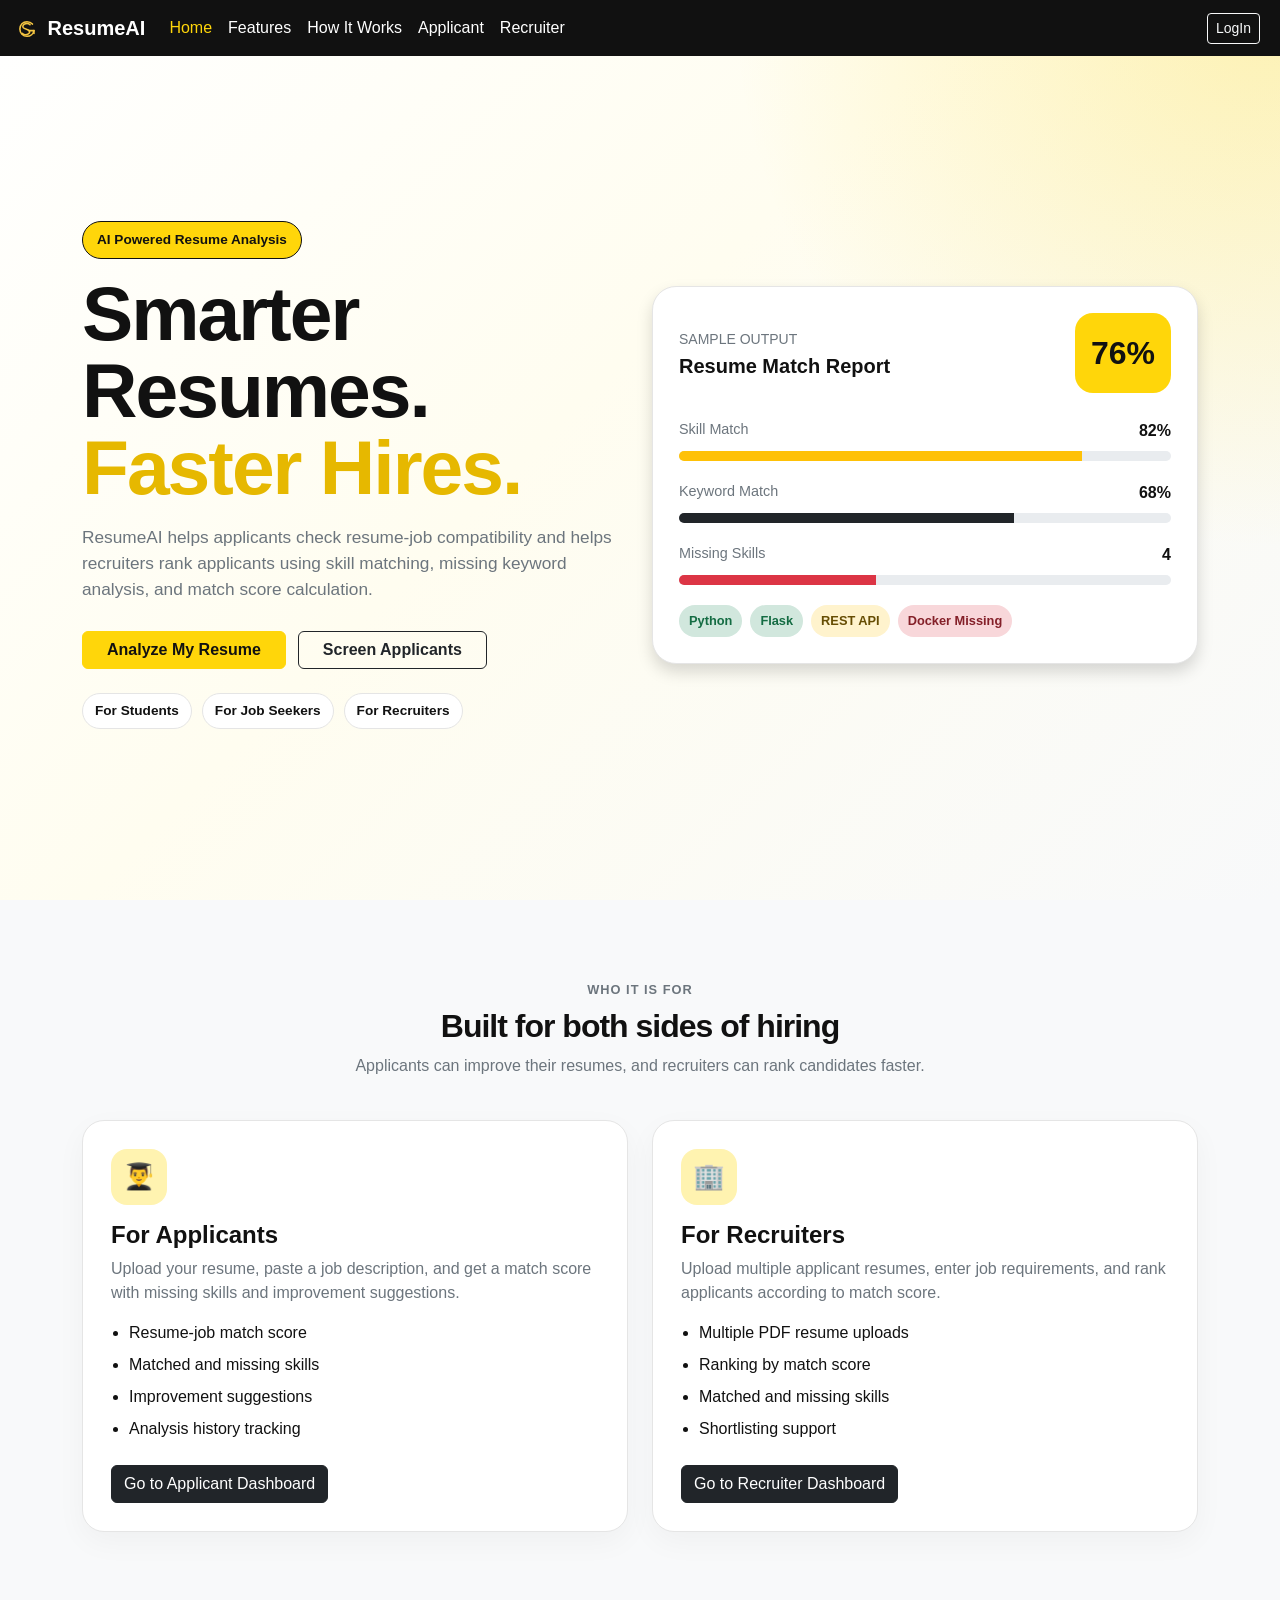
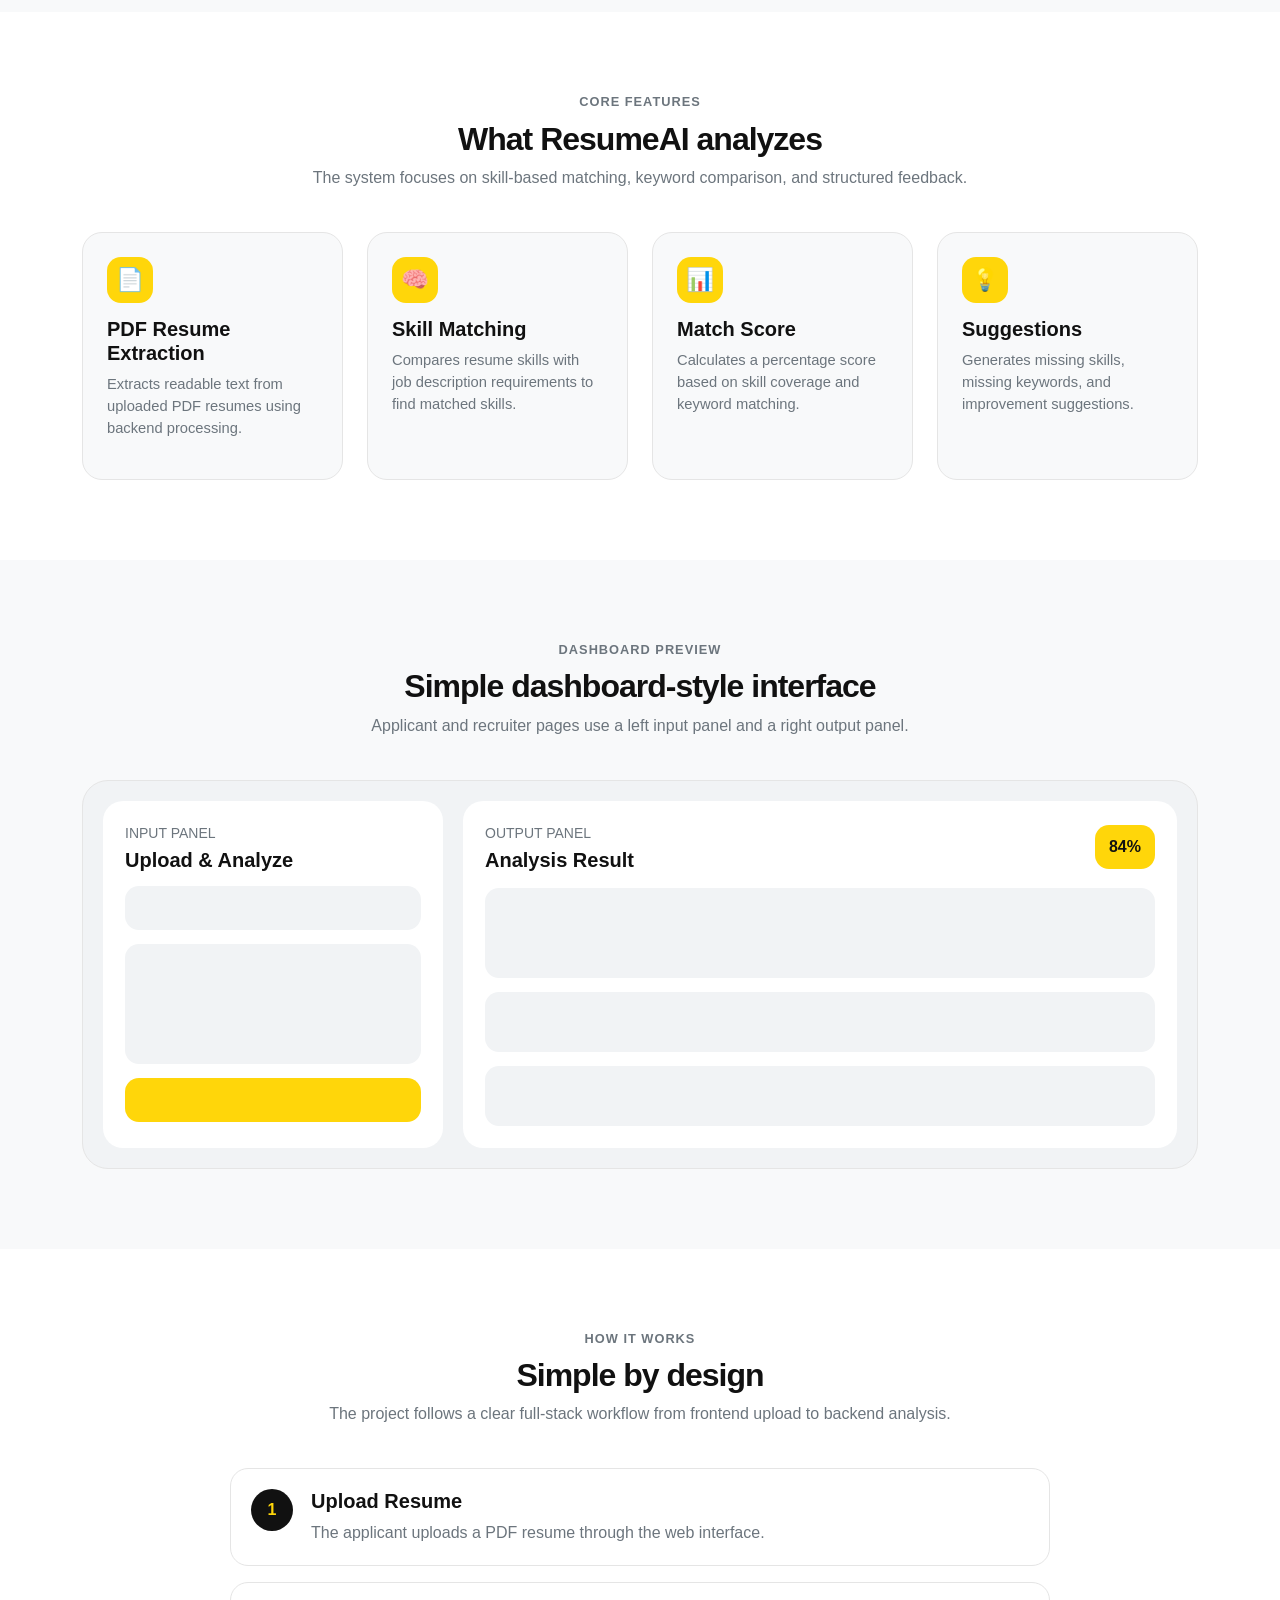
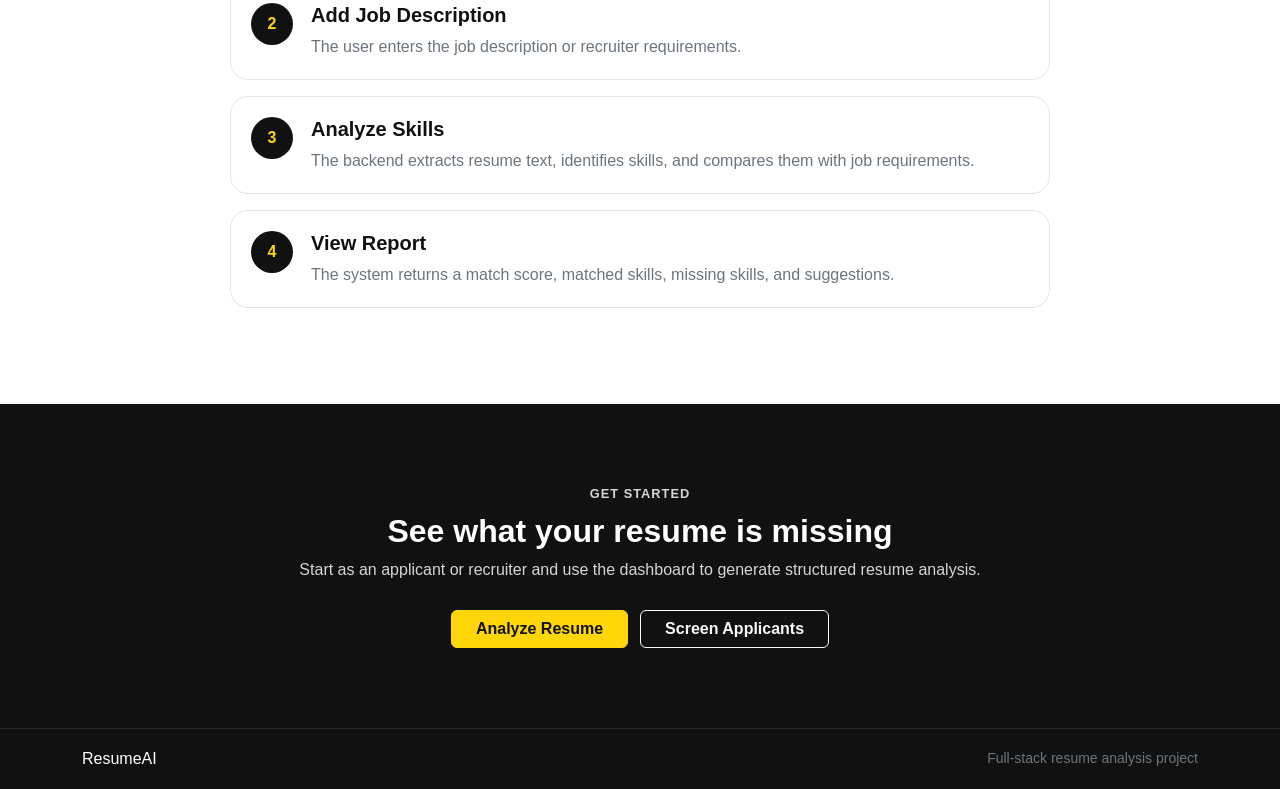
<file: index.html>
<!DOCTYPE html>
<html lang="en">

<head>
    <meta charset="UTF-8">
    <meta name="viewport" content="width=device-width, initial-scale=1.0">
    <meta name="google-adsense-account" content="ca-pub-2083300388732092">
    <title>ResumeAI | Smart Resume Analysis</title>

    <link href="https://cdn.jsdelivr.net/npm/bootstrap@5.3.8/dist/css/bootstrap.min.css" rel="stylesheet">
    <link rel="stylesheet" href="Home.css">
</head>

<body>
    <!-- Navbar -->
    <nav class="navbar navbar-expand-lg bg-dark navbar-dark fixed-top">
        <div class="container-fluid">
            <a class="navbar-brand fw-bold" href="index.html">
                <img src="Assets/sg_logo_yellow_modern.svg" width="30" height="24" class="d-inline-block align-text-top">
                ResumeAI
            </a>

            <button class="navbar-toggler" type="button" data-bs-toggle="collapse" data-bs-target="#homeNavbar">
                <span class="navbar-toggler-icon"></span>
            </button>

            <div class="collapse navbar-collapse" id="homeNavbar">
                <ul class="navbar-nav me-auto">
                    <li class="nav-item">
                        <a class="nav-link active" href="Home.html">Home</a>
                    </li>

                    <li class="nav-item">
                        <a class="nav-link" href="#features">Features</a>
                    </li>

                    <li class="nav-item">
                        <a class="nav-link" href="#howItWorks">How It Works</a>
                    </li>

                    <li class="nav-item">
                        <a class="nav-link" href="Applicant.html">Applicant</a>
                    </li>

                    <li class="nav-item">
                        <a class="nav-link" href="Recruiter.html">Recruiter</a>
                    </li>
                </ul>

                <!-- Shown when user is logged out -->
                <button 
                    class="btn btn-outline-light btn-sm me-2" 
                    id="loginNavBtn"
                    data-bs-toggle="modal" 
                    data-bs-target="#loginModal">
                    LogIn
                </button>

                <!-- Shown when user is logged in -->
                <div class="dropdown d-none me-2" id="userMenuBox">
                    <button 
                        class="btn btn-dark border border-light d-flex align-items-center gap-2 dropdown-toggle" 
                        type="button" 
                        data-bs-toggle="dropdown">

                        <div class="profile-circle" id="navUserDp">U</div>
                        <span id="navUserName">User</span>
                    </button>

                    <ul class="dropdown-menu dropdown-menu-end shadow p-2 user-dropdown">
                        <li class="px-2 py-2">
                            <div class="d-flex align-items-center gap-2">
                                <div class="profile-circle large" id="dropdownUserDp">U</div>

                                <div>
                                    <div class="fw-bold" id="dropdownUserName">User Name</div>
                                    <div class="small text-secondary" id="dropdownUserEmail">user@email.com</div>
                                </div>
                            </div>
                        </li>

                        <li><hr class="dropdown-divider"></li>

                        <li>
                            <a class="dropdown-item" href="Profile.html">Profile</a>
                        </li>

                        <li>
                            <a class="dropdown-item" href="History.html">History</a>
                        </li>

                        <li><hr class="dropdown-divider"></li>

                        <li>
                            <button class="dropdown-item text-danger fw-semibold" id="logoutBtn">
                                Logout
                            </button>
                        </li>
                    </ul>
                </div>
            </div>
        </div>
    </nav>

    <!-- Hero Section -->
    <header class="home-hero">
        <div class="container">
            <div class="row align-items-center g-4">
                <div class="col-lg-6">
                    <div class="hero-badge">
                        AI Powered Resume Analysis
                    </div>

                    <h1 class="hero-title mt-3">
                        Smarter Resumes.
                        <span>Faster Hires.</span>
                    </h1>

                    <p class="hero-text">
                        ResumeAI helps applicants check resume-job compatibility and helps recruiters rank applicants using skill matching, missing keyword analysis, and match score calculation.
                    </p>

                    <div class="hero-actions">
                        <a href="Applicant.html" class="btn btn-warning fw-semibold px-4">
                            Analyze My Resume
                        </a>

                        <a href="Recruiter.html" class="btn btn-outline-dark fw-semibold px-4">
                            Screen Applicants
                        </a>
                    </div>

                    <div class="hero-tags">
                        <span>For Students</span>
                        <span>For Job Seekers</span>
                        <span>For Recruiters</span>
                    </div>
                </div>

                <div class="col-lg-6">
                    <div class="hero-preview-card shadow">
                        <div class="preview-header">
                            <div>
                                <p class="small text-secondary mb-1">SAMPLE OUTPUT</p>
                                <h5 class="fw-bold mb-0">Resume Match Report</h5>
                            </div>

                            <div class="preview-score">
                                76%
                            </div>
                        </div>

                        <div class="score-row">
                            <div class="d-flex justify-content-between">
                                <span>Skill Match</span>
                                <strong>82%</strong>
                            </div>
                            <div class="progress">
                                <div class="progress-bar bg-warning" style="width: 82%;"></div>
                            </div>
                        </div>

                        <div class="score-row">
                            <div class="d-flex justify-content-between">
                                <span>Keyword Match</span>
                                <strong>68%</strong>
                            </div>
                            <div class="progress">
                                <div class="progress-bar bg-dark" style="width: 68%;"></div>
                            </div>
                        </div>

                        <div class="score-row">
                            <div class="d-flex justify-content-between">
                                <span>Missing Skills</span>
                                <strong>4</strong>
                            </div>
                            <div class="progress">
                                <div class="progress-bar bg-danger" style="width: 40%;"></div>
                            </div>
                        </div>

                        <div class="preview-tags">
                            <span class="tag-success">Python</span>
                            <span class="tag-success">Flask</span>
                            <span class="tag-warning">REST API</span>
                            <span class="tag-danger">Docker Missing</span>
                        </div>
                    </div>
                </div>
            </div>
        </div>
    </header>

    <!-- Who It Is For -->
    <section class="section-block">
        <div class="container">
            <div class="section-heading">
                <p class="section-label">WHO IT IS FOR</p>
                <h2>Built for both sides of hiring</h2>
                <p>Applicants can improve their resumes, and recruiters can rank candidates faster.</p>
            </div>

            <div class="row g-4">
                <div class="col-md-6">
                    <div class="role-card">
                        <div class="role-icon">👨‍🎓</div>
                        <h4>For Applicants</h4>
                        <p>
                            Upload your resume, paste a job description, and get a match score with missing skills and improvement suggestions.
                        </p>

                        <ul>
                            <li>Resume-job match score</li>
                            <li>Matched and missing skills</li>
                            <li>Improvement suggestions</li>
                            <li>Analysis history tracking</li>
                        </ul>

                        <a href="Applicant.html" class="btn btn-dark mt-2">
                            Go to Applicant Dashboard
                        </a>
                    </div>
                </div>

                <div class="col-md-6">
                    <div class="role-card">
                        <div class="role-icon">🏢</div>
                        <h4>For Recruiters</h4>
                        <p>
                            Upload multiple applicant resumes, enter job requirements, and rank applicants according to match score.
                        </p>

                        <ul>
                            <li>Multiple PDF resume uploads</li>
                            <li>Ranking by match score</li>
                            <li>Matched and missing skills</li>
                            <li>Shortlisting support</li>
                        </ul>

                        <a href="Recruiter.html" class="btn btn-dark mt-2">
                            Go to Recruiter Dashboard
                        </a>
                    </div>
                </div>
            </div>
        </div>
    </section>

    <!-- Features -->
    <section class="section-block section-light" id="features">
        <div class="container">
            <div class="section-heading">
                <p class="section-label">CORE FEATURES</p>
                <h2>What ResumeAI analyzes</h2>
                <p>The system focuses on skill-based matching, keyword comparison, and structured feedback.</p>
            </div>

            <div class="row g-4">
                <div class="col-md-6 col-lg-3">
                    <div class="feature-card">
                        <div class="feature-icon">📄</div>
                        <h5>PDF Resume Extraction</h5>
                        <p>Extracts readable text from uploaded PDF resumes using backend processing.</p>
                    </div>
                </div>

                <div class="col-md-6 col-lg-3">
                    <div class="feature-card">
                        <div class="feature-icon">🧠</div>
                        <h5>Skill Matching</h5>
                        <p>Compares resume skills with job description requirements to find matched skills.</p>
                    </div>
                </div>

                <div class="col-md-6 col-lg-3">
                    <div class="feature-card">
                        <div class="feature-icon">📊</div>
                        <h5>Match Score</h5>
                        <p>Calculates a percentage score based on skill coverage and keyword matching.</p>
                    </div>
                </div>

                <div class="col-md-6 col-lg-3">
                    <div class="feature-card">
                        <div class="feature-icon">💡</div>
                        <h5>Suggestions</h5>
                        <p>Generates missing skills, missing keywords, and improvement suggestions.</p>
                    </div>
                </div>
            </div>
        </div>
    </section>

    <!-- Sample Dashboard Preview -->
    <section class="section-block">
        <div class="container">
            <div class="section-heading">
                <p class="section-label">DASHBOARD PREVIEW</p>
                <h2>Simple dashboard-style interface</h2>
                <p>Applicant and recruiter pages use a left input panel and a right output panel.</p>
            </div>

            <div class="dashboard-preview">
                <div class="preview-left">
                    <p class="small text-secondary mb-1">INPUT PANEL</p>
                    <h5 class="fw-bold">Upload & Analyze</h5>

                    <div class="fake-input"></div>
                    <div class="fake-textarea"></div>
                    <div class="fake-button"></div>
                </div>

                <div class="preview-right">
                    <div class="d-flex justify-content-between align-items-center mb-3">
                        <div>
                            <p class="small text-secondary mb-1">OUTPUT PANEL</p>
                            <h5 class="fw-bold mb-0">Analysis Result</h5>
                        </div>

                        <div class="preview-mini-score">84%</div>
                    </div>

                    <div class="fake-result-card"></div>
                    <div class="fake-result-card small-card"></div>
                    <div class="fake-result-card small-card"></div>
                </div>
            </div>
        </div>
    </section>

    <!-- How It Works -->
    <section class="section-block section-light" id="howItWorks">
        <div class="container">
            <div class="section-heading">
                <p class="section-label">HOW IT WORKS</p>
                <h2>Simple by design</h2>
                <p>The project follows a clear full-stack workflow from frontend upload to backend analysis.</p>
            </div>

            <div class="timeline">
                <div class="timeline-item">
                    <div class="timeline-number">1</div>
                    <div>
                        <h5>Upload Resume</h5>
                        <p>The applicant uploads a PDF resume through the web interface.</p>
                    </div>
                </div>

                <div class="timeline-item">
                    <div class="timeline-number">2</div>
                    <div>
                        <h5>Add Job Description</h5>
                        <p>The user enters the job description or recruiter requirements.</p>
                    </div>
                </div>

                <div class="timeline-item">
                    <div class="timeline-number">3</div>
                    <div>
                        <h5>Analyze Skills</h5>
                        <p>The backend extracts resume text, identifies skills, and compares them with job requirements.</p>
                    </div>
                </div>

                <div class="timeline-item">
                    <div class="timeline-number">4</div>
                    <div>
                        <h5>View Report</h5>
                        <p>The system returns a match score, matched skills, missing skills, and suggestions.</p>
                    </div>
                </div>
            </div>
        </div>
    </section>

    <!-- Final CTA -->
    <section class="final-cta">
        <div class="container">
            <div class="final-cta-box">
                <p class="section-label">GET STARTED</p>
                <h2>See what your resume is missing</h2>
                <p>
                    Start as an applicant or recruiter and use the dashboard to generate structured resume analysis.
                </p>

                <div class="hero-actions justify-content-center">
                    <a href="Applicant.html" class="btn btn-warning fw-semibold px-4">
                        Analyze Resume
                    </a>

                    <a href="Recruiter.html" class="btn btn-outline-light fw-semibold px-4">
                        Screen Applicants
                    </a>
                </div>
            </div>
        </div>
    </section>

    <!-- Login Modal -->
    <div class="modal fade" id="loginModal" tabindex="-1" aria-labelledby="loginModalLabel" aria-hidden="true">
        <div class="modal-dialog">
            <div class="modal-content">

                <div class="modal-header bg-dark text-white">
                    <h5 class="modal-title" id="loginModalLabel">Log In</h5>
                    <button type="button" class="btn-close btn-close-white" data-bs-dismiss="modal"></button>
                </div>

                <div class="modal-body">
                    <form>
                        <div class="mb-3">
                            <label for="loginEmail" class="form-label">Email address</label>
                            <input type="email" class="form-control" id="loginEmail" placeholder="Enter your email">
                        </div>

                        <div class="mb-3">
                            <label for="loginPassword" class="form-label">Password</label>
                            <input type="password" class="form-control" id="loginPassword" placeholder="Enter your password">
                            <button type="button" class="btn btn-warning py-1 mt-1" id="toggleLoginPassword">
                                Show
                            </button>
                        </div>
                    </form>

                    <p class="small mb-0">
                        Don't have an account?
                        <a href="#" data-bs-toggle="modal" data-bs-target="#signupModal">
                            Sign up here
                        </a>
                    </p>
                </div>

                <div class="modal-footer">
                    <button type="button" class="btn btn-warning fw-semibold" id="loginButton">
                        Log In
                    </button>
                </div>

            </div>
        </div>
    </div>

    <!-- Signup Modal -->
    <div class="modal fade" id="signupModal" tabindex="-1" aria-labelledby="signupModalLabel" aria-hidden="true">
        <div class="modal-dialog">
            <div class="modal-content">

                <div class="modal-header bg-dark text-white">
                    <h5 class="modal-title" id="signupModalLabel">Sign Up</h5>
                    <button type="button" class="btn-close btn-close-white" data-bs-dismiss="modal"></button>
                </div>

                <div class="modal-body">
                    <form>
                        <div class="mb-3">
                            <label for="signupName" class="form-label">Name</label>
                            <input type="text" class="form-control" id="signupName" placeholder="Enter your name">
                        </div>

                        <div class="mb-3">
                            <label for="signupDob" class="form-label">Date of Birth</label>
                            <input type="date" class="form-control" id="signupDob">
                        </div>

                        <div class="mb-3">
                            <label for="signupGender" class="form-label">Gender</label>
                            <select class="form-select" id="signupGender">
                                <option value="" selected disabled>Select your gender</option>
                                <option value="male">Male</option>
                                <option value="female">Female</option>
                                <option value="other">Other</option>
                            </select>
                        </div>

                        <div class="mb-3">
                            <label for="signupOccupation" class="form-label">Occupation</label>
                            <input type="text" class="form-control" id="signupOccupation" placeholder="Enter your occupation">
                        </div>

                        <div class="mb-3">
                            <label for="signupUserType" class="form-label">User Type</label>
                            <select class="form-select" id="signupUserType">
                                <option value="" selected disabled>Select user type</option>
                                <option value="applicant">Applicant</option>
                                <option value="recruiter">Recruiter</option>
                            </select>
                        </div>

                        <div class="mb-3">
                            <label for="signupEmail" class="form-label">Email address</label>
                            <input type="email" class="form-control" id="signupEmail" placeholder="Enter your email">
                        </div>

                        <div class="mb-3">
                            <label for="signupPassword" class="form-label">Password</label>
                            <input type="password" class="form-control" id="signupPassword" placeholder="Enter your password">
                            <button type="button" class="btn btn-warning py-1 mt-1" id="toggleSignupPassword">
                                Show
                            </button>
                        </div>

                        <div class="mb-3">
                            <label for="signupConfirmPassword" class="form-label">Confirm Password</label>
                            <input type="password" class="form-control" id="signupConfirmPassword" placeholder="Confirm your password">
                            <button type="button" class="btn btn-warning py-1 mt-1" id="toggleSignupConfirmPassword">
                                Show
                            </button>
                        </div>
                    </form>

                    <p class="small mb-0">
                        Already have an account?
                        <a href="#" data-bs-toggle="modal" data-bs-target="#loginModal">
                            Log In here
                        </a>
                    </p>

                    <div class="password-note mt-3">
                        <p class="mb-1 fw-semibold">Password parameters:</p>
                        <ul class="mb-0 small">
                            <li>Minimum 8 characters</li>
                            <li>At least one uppercase letter</li>
                            <li>At least one lowercase letter</li>
                            <li>At least one number</li>
                            <li>At least one special character (!@#$%^&*)</li>
                        </ul>
                    </div>
                </div>

                <div class="modal-footer">
                    <button type="button" class="btn btn-warning fw-semibold" id="signupButton">
                        Sign Up
                    </button>
                </div>

            </div>
        </div>
    </div>

    <footer class="home-footer">
        <div class="container d-flex flex-column flex-md-row justify-content-between align-items-center gap-2">
            <p class="mb-0">ResumeAI</p>
            <p class="mb-0 small text-secondary">Full-stack resume analysis project</p>
        </div>
    </footer>

    <script src="https://cdn.jsdelivr.net/npm/bootstrap@5.3.8/dist/js/bootstrap.bundle.min.js"></script>

    <!-- Shared authentication scripts -->
    <script src="Home.js"></script>
</body>

</html>
</file>
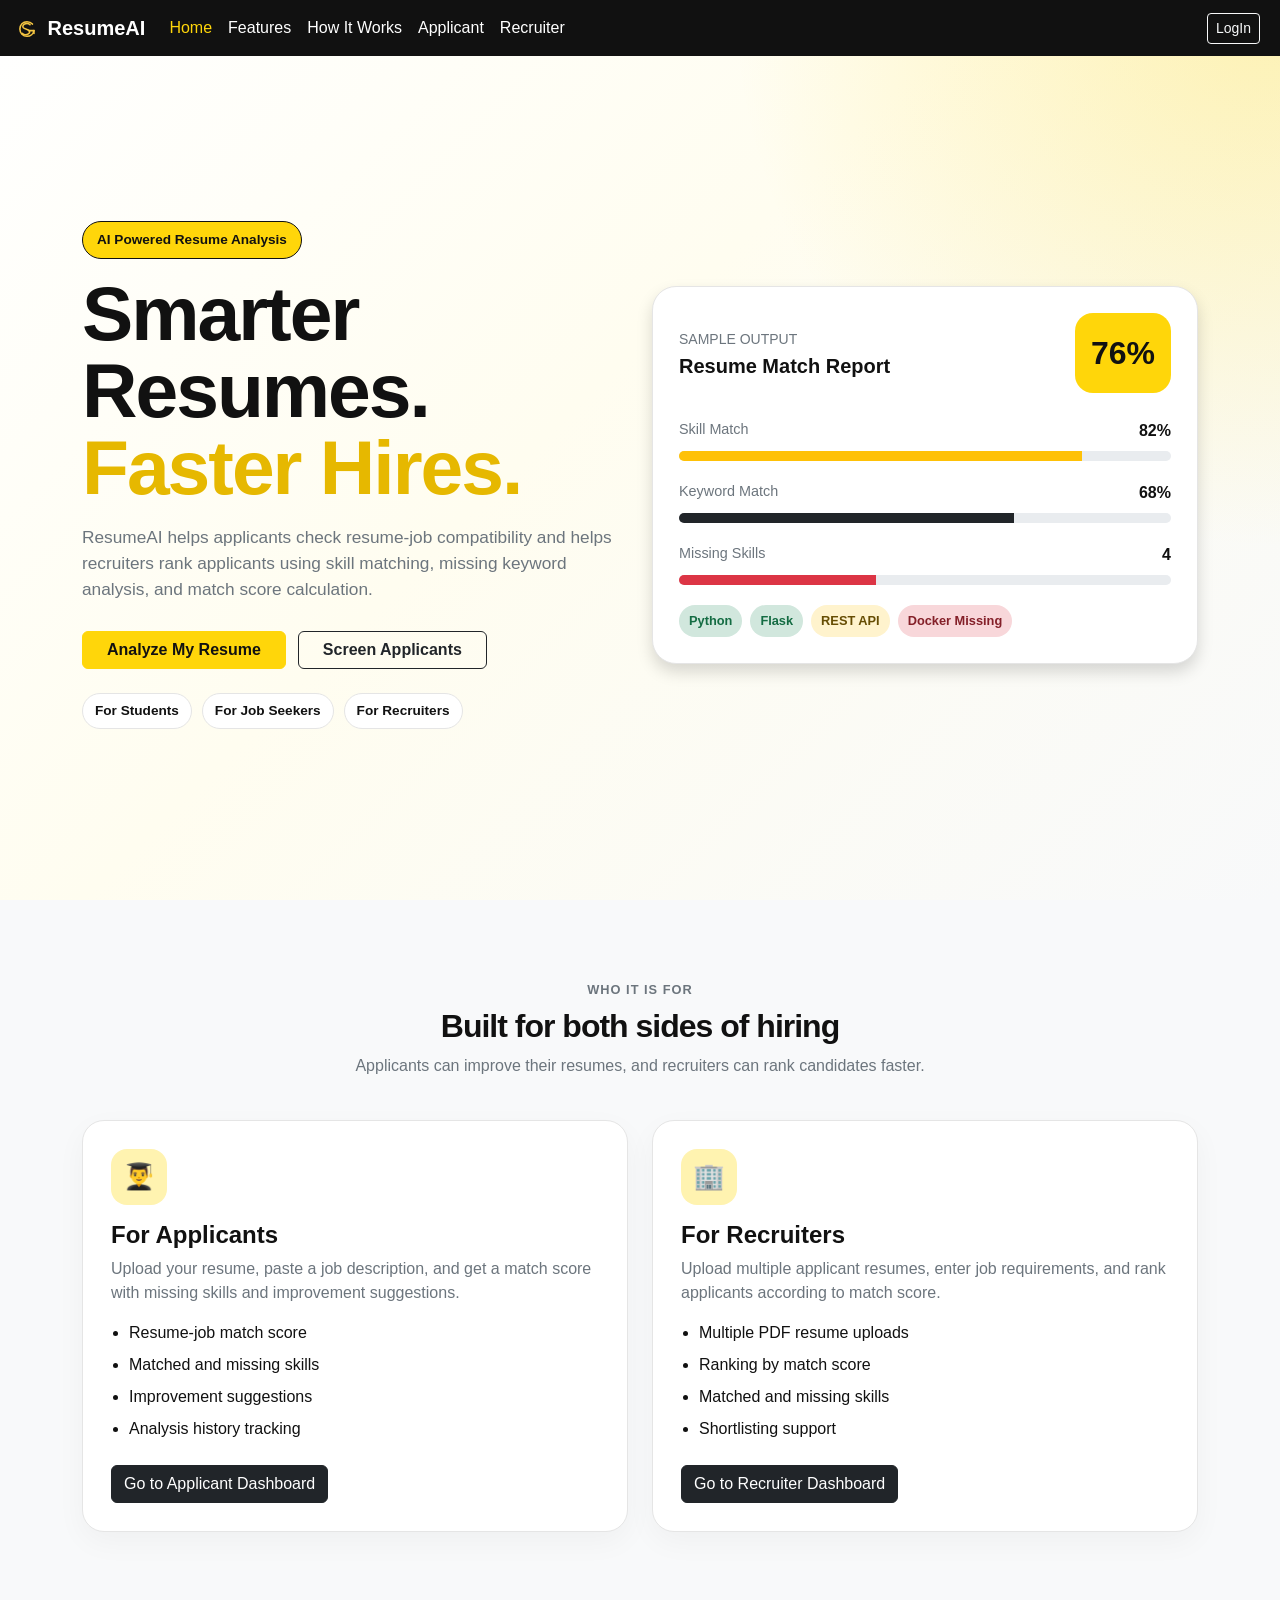
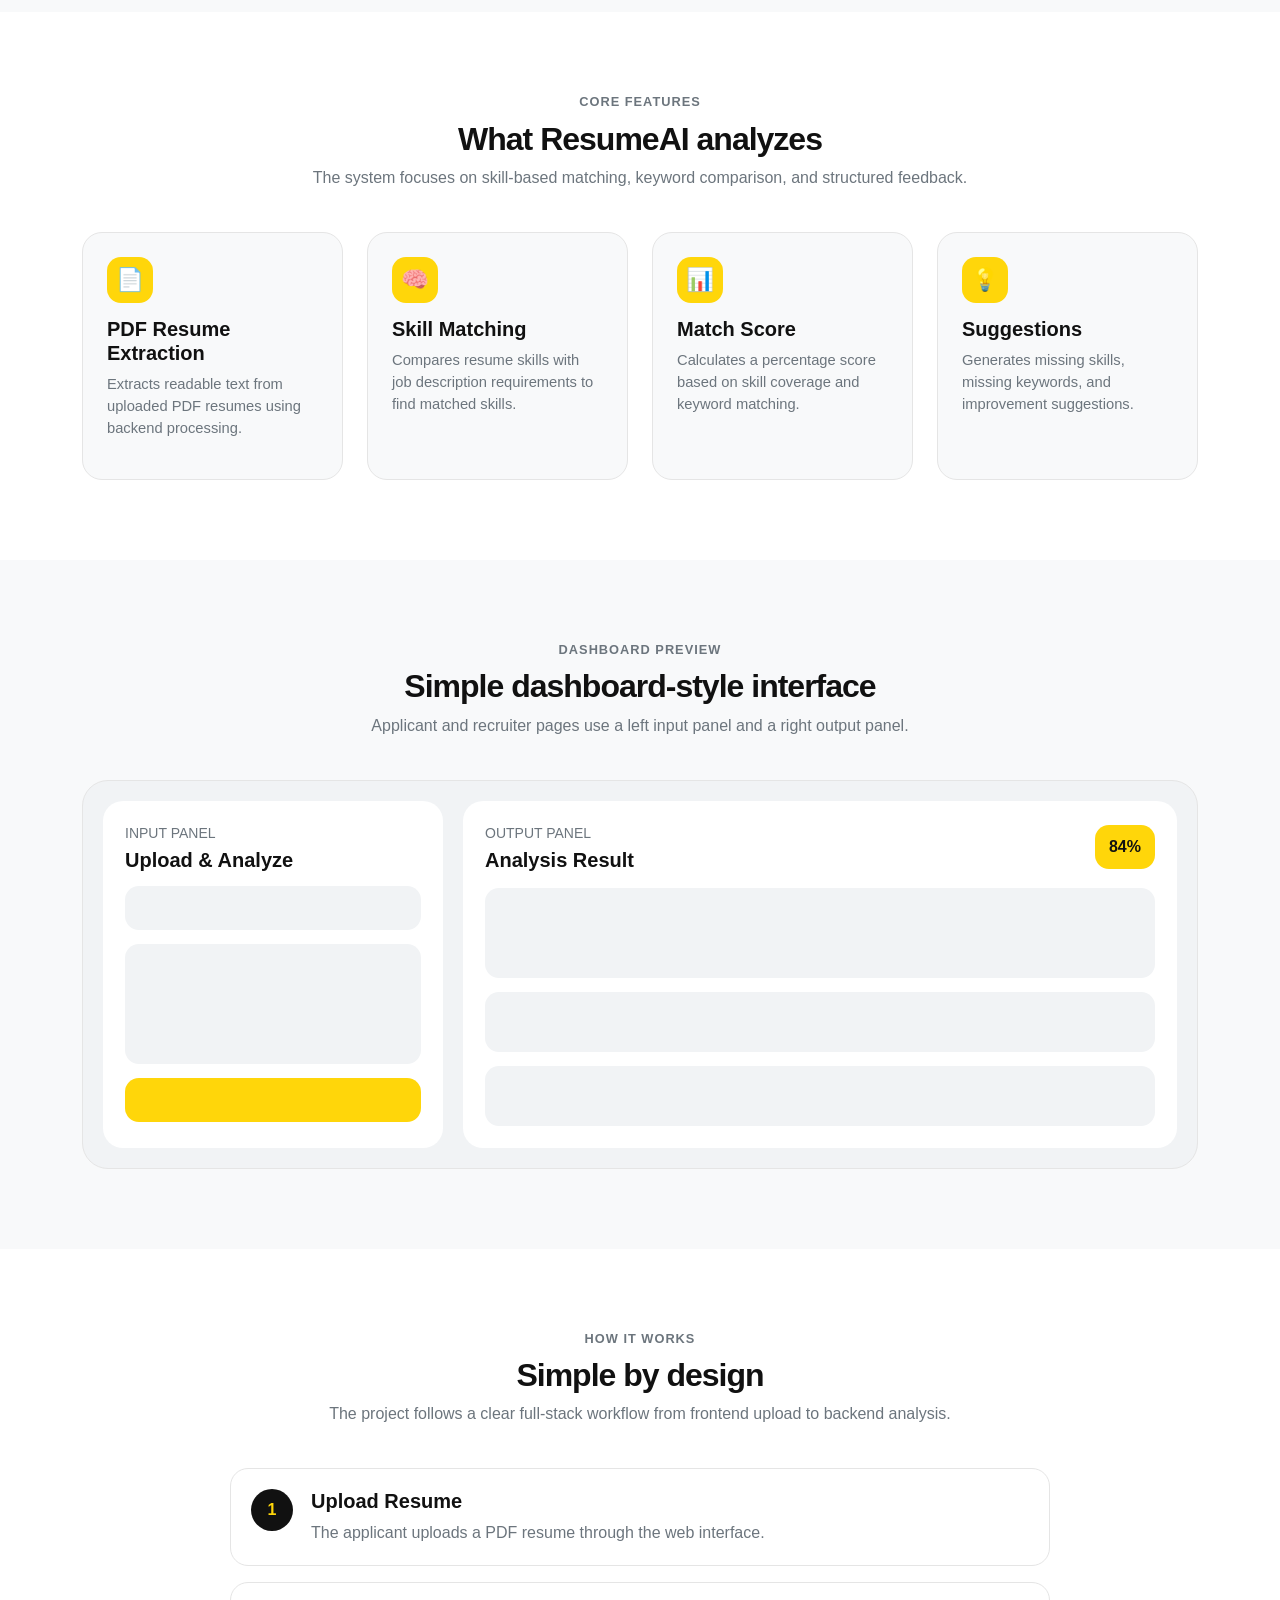
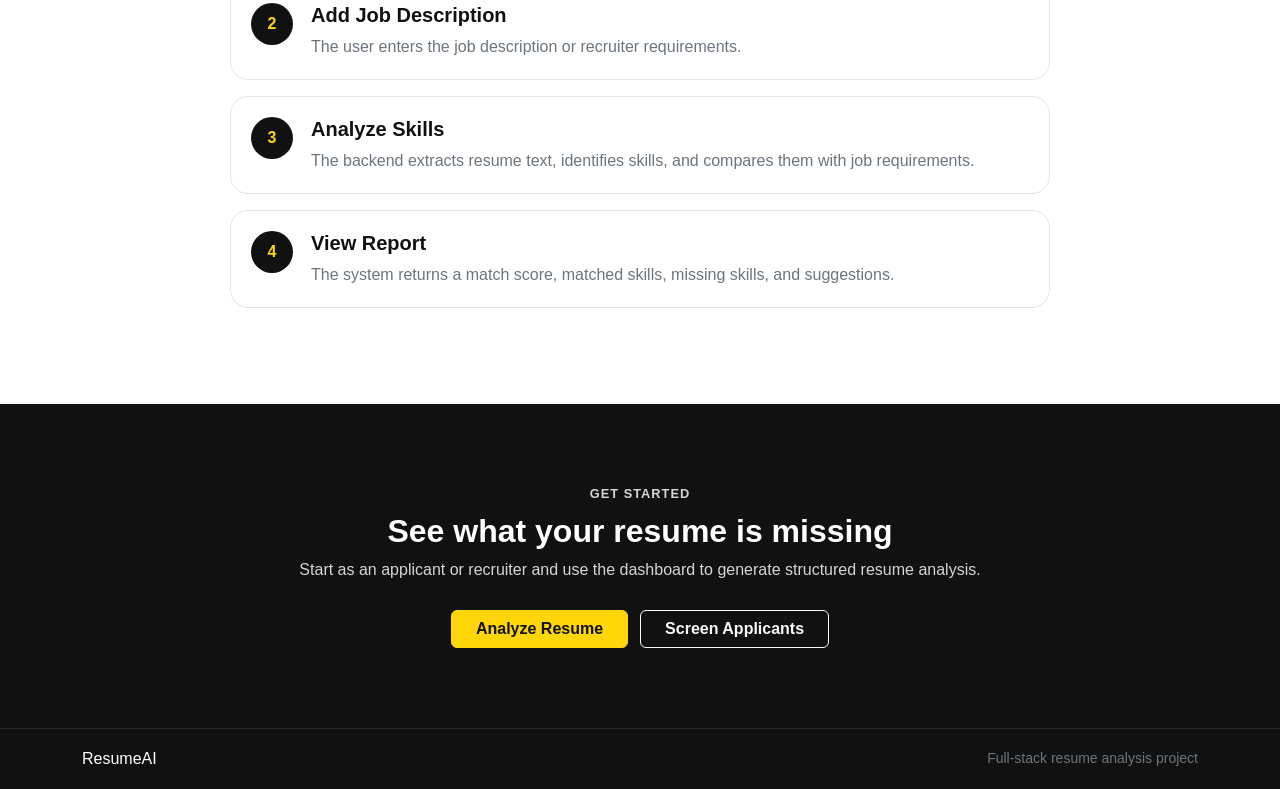
<file: public/index.html>
<!DOCTYPE html>
<html lang="en">

<head>
    <meta charset="UTF-8">
    <meta name="viewport" content="width=device-width, initial-scale=1.0">
    <title>ResumeAI | Smart Resume Analysis</title>

    <link href="https://cdn.jsdelivr.net/npm/bootstrap@5.3.8/dist/css/bootstrap.min.css" rel="stylesheet">
    <link rel="stylesheet" href="Home.css">
</head>

<body>
    <!-- Navbar -->
    <nav class="navbar navbar-expand-lg bg-dark navbar-dark fixed-top">
        <div class="container-fluid">
            <a class="navbar-brand fw-bold" href="Home.html">
                <img src="Assets/sg_logo_yellow_modern.svg" width="30" height="24" class="d-inline-block align-text-top">
                ResumeAI
            </a>

            <button class="navbar-toggler" type="button" data-bs-toggle="collapse" data-bs-target="#homeNavbar">
                <span class="navbar-toggler-icon"></span>
            </button>

            <div class="collapse navbar-collapse" id="homeNavbar">
                <ul class="navbar-nav me-auto">
                    <li class="nav-item">
                        <a class="nav-link active" href="Home.html">Home</a>
                    </li>

                    <li class="nav-item">
                        <a class="nav-link" href="#features">Features</a>
                    </li>

                    <li class="nav-item">
                        <a class="nav-link" href="#howItWorks">How It Works</a>
                    </li>

                    <li class="nav-item">
                        <a class="nav-link" href="Applicant.html">Applicant</a>
                    </li>

                    <li class="nav-item">
                        <a class="nav-link" href="Recruiter.html">Recruiter</a>
                    </li>
                </ul>

                <!-- Shown when user is logged out -->
                <button 
                    class="btn btn-outline-light btn-sm me-2" 
                    id="loginNavBtn"
                    data-bs-toggle="modal" 
                    data-bs-target="#loginModal">
                    LogIn
                </button>

                <!-- Shown when user is logged in -->
                <div class="dropdown d-none me-2" id="userMenuBox">
                    <button 
                        class="btn btn-dark border border-light d-flex align-items-center gap-2 dropdown-toggle" 
                        type="button" 
                        data-bs-toggle="dropdown">

                        <div class="profile-circle" id="navUserDp">U</div>
                        <span id="navUserName">User</span>
                    </button>

                    <ul class="dropdown-menu dropdown-menu-end shadow p-2 user-dropdown">
                        <li class="px-2 py-2">
                            <div class="d-flex align-items-center gap-2">
                                <div class="profile-circle large" id="dropdownUserDp">U</div>

                                <div>
                                    <div class="fw-bold" id="dropdownUserName">User Name</div>
                                    <div class="small text-secondary" id="dropdownUserEmail">user@email.com</div>
                                </div>
                            </div>
                        </li>

                        <li><hr class="dropdown-divider"></li>

                        <li>
                            <a class="dropdown-item" href="Profile.html">Profile</a>
                        </li>

                        <li>
                            <a class="dropdown-item" href="History.html">History</a>
                        </li>

                        <li><hr class="dropdown-divider"></li>

                        <li>
                            <button class="dropdown-item text-danger fw-semibold" id="logoutBtn">
                                Logout
                            </button>
                        </li>
                    </ul>
                </div>
            </div>
        </div>
    </nav>

    <!-- Hero Section -->
    <header class="home-hero">
        <div class="container">
            <div class="row align-items-center g-4">
                <div class="col-lg-6">
                    <div class="hero-badge">
                        AI Powered Resume Analysis
                    </div>

                    <h1 class="hero-title mt-3">
                        Smarter Resumes.
                        <span>Faster Hires.</span>
                    </h1>

                    <p class="hero-text">
                        ResumeAI helps applicants check resume-job compatibility and helps recruiters rank applicants using skill matching, missing keyword analysis, and match score calculation.
                    </p>

                    <div class="hero-actions">
                        <a href="Applicant.html" class="btn btn-warning fw-semibold px-4">
                            Analyze My Resume
                        </a>

                        <a href="Recruiter.html" class="btn btn-outline-dark fw-semibold px-4">
                            Screen Applicants
                        </a>
                    </div>

                    <div class="hero-tags">
                        <span>For Students</span>
                        <span>For Job Seekers</span>
                        <span>For Recruiters</span>
                    </div>
                </div>

                <div class="col-lg-6">
                    <div class="hero-preview-card shadow">
                        <div class="preview-header">
                            <div>
                                <p class="small text-secondary mb-1">SAMPLE OUTPUT</p>
                                <h5 class="fw-bold mb-0">Resume Match Report</h5>
                            </div>

                            <div class="preview-score">
                                76%
                            </div>
                        </div>

                        <div class="score-row">
                            <div class="d-flex justify-content-between">
                                <span>Skill Match</span>
                                <strong>82%</strong>
                            </div>
                            <div class="progress">
                                <div class="progress-bar bg-warning" style="width: 82%;"></div>
                            </div>
                        </div>

                        <div class="score-row">
                            <div class="d-flex justify-content-between">
                                <span>Keyword Match</span>
                                <strong>68%</strong>
                            </div>
                            <div class="progress">
                                <div class="progress-bar bg-dark" style="width: 68%;"></div>
                            </div>
                        </div>

                        <div class="score-row">
                            <div class="d-flex justify-content-between">
                                <span>Missing Skills</span>
                                <strong>4</strong>
                            </div>
                            <div class="progress">
                                <div class="progress-bar bg-danger" style="width: 40%;"></div>
                            </div>
                        </div>

                        <div class="preview-tags">
                            <span class="tag-success">Python</span>
                            <span class="tag-success">Flask</span>
                            <span class="tag-warning">REST API</span>
                            <span class="tag-danger">Docker Missing</span>
                        </div>
                    </div>
                </div>
            </div>
        </div>
    </header>

    <!-- Who It Is For -->
    <section class="section-block">
        <div class="container">
            <div class="section-heading">
                <p class="section-label">WHO IT IS FOR</p>
                <h2>Built for both sides of hiring</h2>
                <p>Applicants can improve their resumes, and recruiters can rank candidates faster.</p>
            </div>

            <div class="row g-4">
                <div class="col-md-6">
                    <div class="role-card">
                        <div class="role-icon">👨‍🎓</div>
                        <h4>For Applicants</h4>
                        <p>
                            Upload your resume, paste a job description, and get a match score with missing skills and improvement suggestions.
                        </p>

                        <ul>
                            <li>Resume-job match score</li>
                            <li>Matched and missing skills</li>
                            <li>Improvement suggestions</li>
                            <li>Analysis history tracking</li>
                        </ul>

                        <a href="Applicant.html" class="btn btn-dark mt-2">
                            Go to Applicant Dashboard
                        </a>
                    </div>
                </div>

                <div class="col-md-6">
                    <div class="role-card">
                        <div class="role-icon">🏢</div>
                        <h4>For Recruiters</h4>
                        <p>
                            Upload multiple applicant resumes, enter job requirements, and rank applicants according to match score.
                        </p>

                        <ul>
                            <li>Multiple PDF resume uploads</li>
                            <li>Ranking by match score</li>
                            <li>Matched and missing skills</li>
                            <li>Shortlisting support</li>
                        </ul>

                        <a href="Recruiter.html" class="btn btn-dark mt-2">
                            Go to Recruiter Dashboard
                        </a>
                    </div>
                </div>
            </div>
        </div>
    </section>

    <!-- Features -->
    <section class="section-block section-light" id="features">
        <div class="container">
            <div class="section-heading">
                <p class="section-label">CORE FEATURES</p>
                <h2>What ResumeAI analyzes</h2>
                <p>The system focuses on skill-based matching, keyword comparison, and structured feedback.</p>
            </div>

            <div class="row g-4">
                <div class="col-md-6 col-lg-3">
                    <div class="feature-card">
                        <div class="feature-icon">📄</div>
                        <h5>PDF Resume Extraction</h5>
                        <p>Extracts readable text from uploaded PDF resumes using backend processing.</p>
                    </div>
                </div>

                <div class="col-md-6 col-lg-3">
                    <div class="feature-card">
                        <div class="feature-icon">🧠</div>
                        <h5>Skill Matching</h5>
                        <p>Compares resume skills with job description requirements to find matched skills.</p>
                    </div>
                </div>

                <div class="col-md-6 col-lg-3">
                    <div class="feature-card">
                        <div class="feature-icon">📊</div>
                        <h5>Match Score</h5>
                        <p>Calculates a percentage score based on skill coverage and keyword matching.</p>
                    </div>
                </div>

                <div class="col-md-6 col-lg-3">
                    <div class="feature-card">
                        <div class="feature-icon">💡</div>
                        <h5>Suggestions</h5>
                        <p>Generates missing skills, missing keywords, and improvement suggestions.</p>
                    </div>
                </div>
            </div>
        </div>
    </section>

    <!-- Sample Dashboard Preview -->
    <section class="section-block">
        <div class="container">
            <div class="section-heading">
                <p class="section-label">DASHBOARD PREVIEW</p>
                <h2>Simple dashboard-style interface</h2>
                <p>Applicant and recruiter pages use a left input panel and a right output panel.</p>
            </div>

            <div class="dashboard-preview">
                <div class="preview-left">
                    <p class="small text-secondary mb-1">INPUT PANEL</p>
                    <h5 class="fw-bold">Upload & Analyze</h5>

                    <div class="fake-input"></div>
                    <div class="fake-textarea"></div>
                    <div class="fake-button"></div>
                </div>

                <div class="preview-right">
                    <div class="d-flex justify-content-between align-items-center mb-3">
                        <div>
                            <p class="small text-secondary mb-1">OUTPUT PANEL</p>
                            <h5 class="fw-bold mb-0">Analysis Result</h5>
                        </div>

                        <div class="preview-mini-score">84%</div>
                    </div>

                    <div class="fake-result-card"></div>
                    <div class="fake-result-card small-card"></div>
                    <div class="fake-result-card small-card"></div>
                </div>
            </div>
        </div>
    </section>

    <!-- How It Works -->
    <section class="section-block section-light" id="howItWorks">
        <div class="container">
            <div class="section-heading">
                <p class="section-label">HOW IT WORKS</p>
                <h2>Simple by design</h2>
                <p>The project follows a clear full-stack workflow from frontend upload to backend analysis.</p>
            </div>

            <div class="timeline">
                <div class="timeline-item">
                    <div class="timeline-number">1</div>
                    <div>
                        <h5>Upload Resume</h5>
                        <p>The applicant uploads a PDF resume through the web interface.</p>
                    </div>
                </div>

                <div class="timeline-item">
                    <div class="timeline-number">2</div>
                    <div>
                        <h5>Add Job Description</h5>
                        <p>The user enters the job description or recruiter requirements.</p>
                    </div>
                </div>

                <div class="timeline-item">
                    <div class="timeline-number">3</div>
                    <div>
                        <h5>Analyze Skills</h5>
                        <p>The backend extracts resume text, identifies skills, and compares them with job requirements.</p>
                    </div>
                </div>

                <div class="timeline-item">
                    <div class="timeline-number">4</div>
                    <div>
                        <h5>View Report</h5>
                        <p>The system returns a match score, matched skills, missing skills, and suggestions.</p>
                    </div>
                </div>
            </div>
        </div>
    </section>

    <!-- Final CTA -->
    <section class="final-cta">
        <div class="container">
            <div class="final-cta-box">
                <p class="section-label">GET STARTED</p>
                <h2>See what your resume is missing</h2>
                <p>
                    Start as an applicant or recruiter and use the dashboard to generate structured resume analysis.
                </p>

                <div class="hero-actions justify-content-center">
                    <a href="Applicant.html" class="btn btn-warning fw-semibold px-4">
                        Analyze Resume
                    </a>

                    <a href="Recruiter.html" class="btn btn-outline-light fw-semibold px-4">
                        Screen Applicants
                    </a>
                </div>
            </div>
        </div>
    </section>

    <!-- Login Modal -->
    <div class="modal fade" id="loginModal" tabindex="-1" aria-labelledby="loginModalLabel" aria-hidden="true">
        <div class="modal-dialog">
            <div class="modal-content">

                <div class="modal-header bg-dark text-white">
                    <h5 class="modal-title" id="loginModalLabel">Log In</h5>
                    <button type="button" class="btn-close btn-close-white" data-bs-dismiss="modal"></button>
                </div>

                <div class="modal-body">
                    <form>
                        <div class="mb-3">
                            <label for="loginEmail" class="form-label">Email address</label>
                            <input type="email" class="form-control" id="loginEmail" placeholder="Enter your email">
                        </div>

                        <div class="mb-3">
                            <label for="loginPassword" class="form-label">Password</label>
                            <input type="password" class="form-control" id="loginPassword" placeholder="Enter your password">
                            <button type="button" class="btn btn-warning py-1 mt-1" id="toggleLoginPassword">
                                Show
                            </button>
                        </div>
                    </form>

                    <p class="small mb-0">
                        Don't have an account?
                        <a href="#" data-bs-toggle="modal" data-bs-target="#signupModal">
                            Sign up here
                        </a>
                    </p>
                </div>

                <div class="modal-footer">
                    <button type="button" class="btn btn-warning fw-semibold" id="loginButton">
                        Log In
                    </button>
                </div>

            </div>
        </div>
    </div>

    <!-- Signup Modal -->
    <div class="modal fade" id="signupModal" tabindex="-1" aria-labelledby="signupModalLabel" aria-hidden="true">
        <div class="modal-dialog">
            <div class="modal-content">

                <div class="modal-header bg-dark text-white">
                    <h5 class="modal-title" id="signupModalLabel">Sign Up</h5>
                    <button type="button" class="btn-close btn-close-white" data-bs-dismiss="modal"></button>
                </div>

                <div class="modal-body">
                    <form>
                        <div class="mb-3">
                            <label for="signupName" class="form-label">Name</label>
                            <input type="text" class="form-control" id="signupName" placeholder="Enter your name">
                        </div>

                        <div class="mb-3">
                            <label for="signupDob" class="form-label">Date of Birth</label>
                            <input type="date" class="form-control" id="signupDob">
                        </div>

                        <div class="mb-3">
                            <label for="signupGender" class="form-label">Gender</label>
                            <select class="form-select" id="signupGender">
                                <option value="" selected disabled>Select your gender</option>
                                <option value="male">Male</option>
                                <option value="female">Female</option>
                                <option value="other">Other</option>
                            </select>
                        </div>

                        <div class="mb-3">
                            <label for="signupOccupation" class="form-label">Occupation</label>
                            <input type="text" class="form-control" id="signupOccupation" placeholder="Enter your occupation">
                        </div>

                        <div class="mb-3">
                            <label for="signupUserType" class="form-label">User Type</label>
                            <select class="form-select" id="signupUserType">
                                <option value="" selected disabled>Select user type</option>
                                <option value="applicant">Applicant</option>
                                <option value="recruiter">Recruiter</option>
                            </select>
                        </div>

                        <div class="mb-3">
                            <label for="signupEmail" class="form-label">Email address</label>
                            <input type="email" class="form-control" id="signupEmail" placeholder="Enter your email">
                        </div>

                        <div class="mb-3">
                            <label for="signupPassword" class="form-label">Password</label>
                            <input type="password" class="form-control" id="signupPassword" placeholder="Enter your password">
                            <button type="button" class="btn btn-warning py-1 mt-1" id="toggleSignupPassword">
                                Show
                            </button>
                        </div>

                        <div class="mb-3">
                            <label for="signupConfirmPassword" class="form-label">Confirm Password</label>
                            <input type="password" class="form-control" id="signupConfirmPassword" placeholder="Confirm your password">
                            <button type="button" class="btn btn-warning py-1 mt-1" id="toggleSignupConfirmPassword">
                                Show
                            </button>
                        </div>
                    </form>

                    <p class="small mb-0">
                        Already have an account?
                        <a href="#" data-bs-toggle="modal" data-bs-target="#loginModal">
                            Log In here
                        </a>
                    </p>

                    <div class="password-note mt-3">
                        <p class="mb-1 fw-semibold">Password parameters:</p>
                        <ul class="mb-0 small">
                            <li>Minimum 8 characters</li>
                            <li>At least one uppercase letter</li>
                            <li>At least one lowercase letter</li>
                            <li>At least one number</li>
                            <li>At least one special character (!@#$%^&*)</li>
                        </ul>
                    </div>
                </div>

                <div class="modal-footer">
                    <button type="button" class="btn btn-warning fw-semibold" id="signupButton">
                        Sign Up
                    </button>
                </div>

            </div>
        </div>
    </div>

    <footer class="home-footer">
        <div class="container d-flex flex-column flex-md-row justify-content-between align-items-center gap-2">
            <p class="mb-0">ResumeAI</p>
            <p class="mb-0 small text-secondary">Full-stack resume analysis project</p>
        </div>
    </footer>

    <script src="https://cdn.jsdelivr.net/npm/bootstrap@5.3.8/dist/js/bootstrap.bundle.min.js"></script>

    <!-- Shared authentication scripts -->
    <script src="home.js"></script>
</body>

</html>
</file>
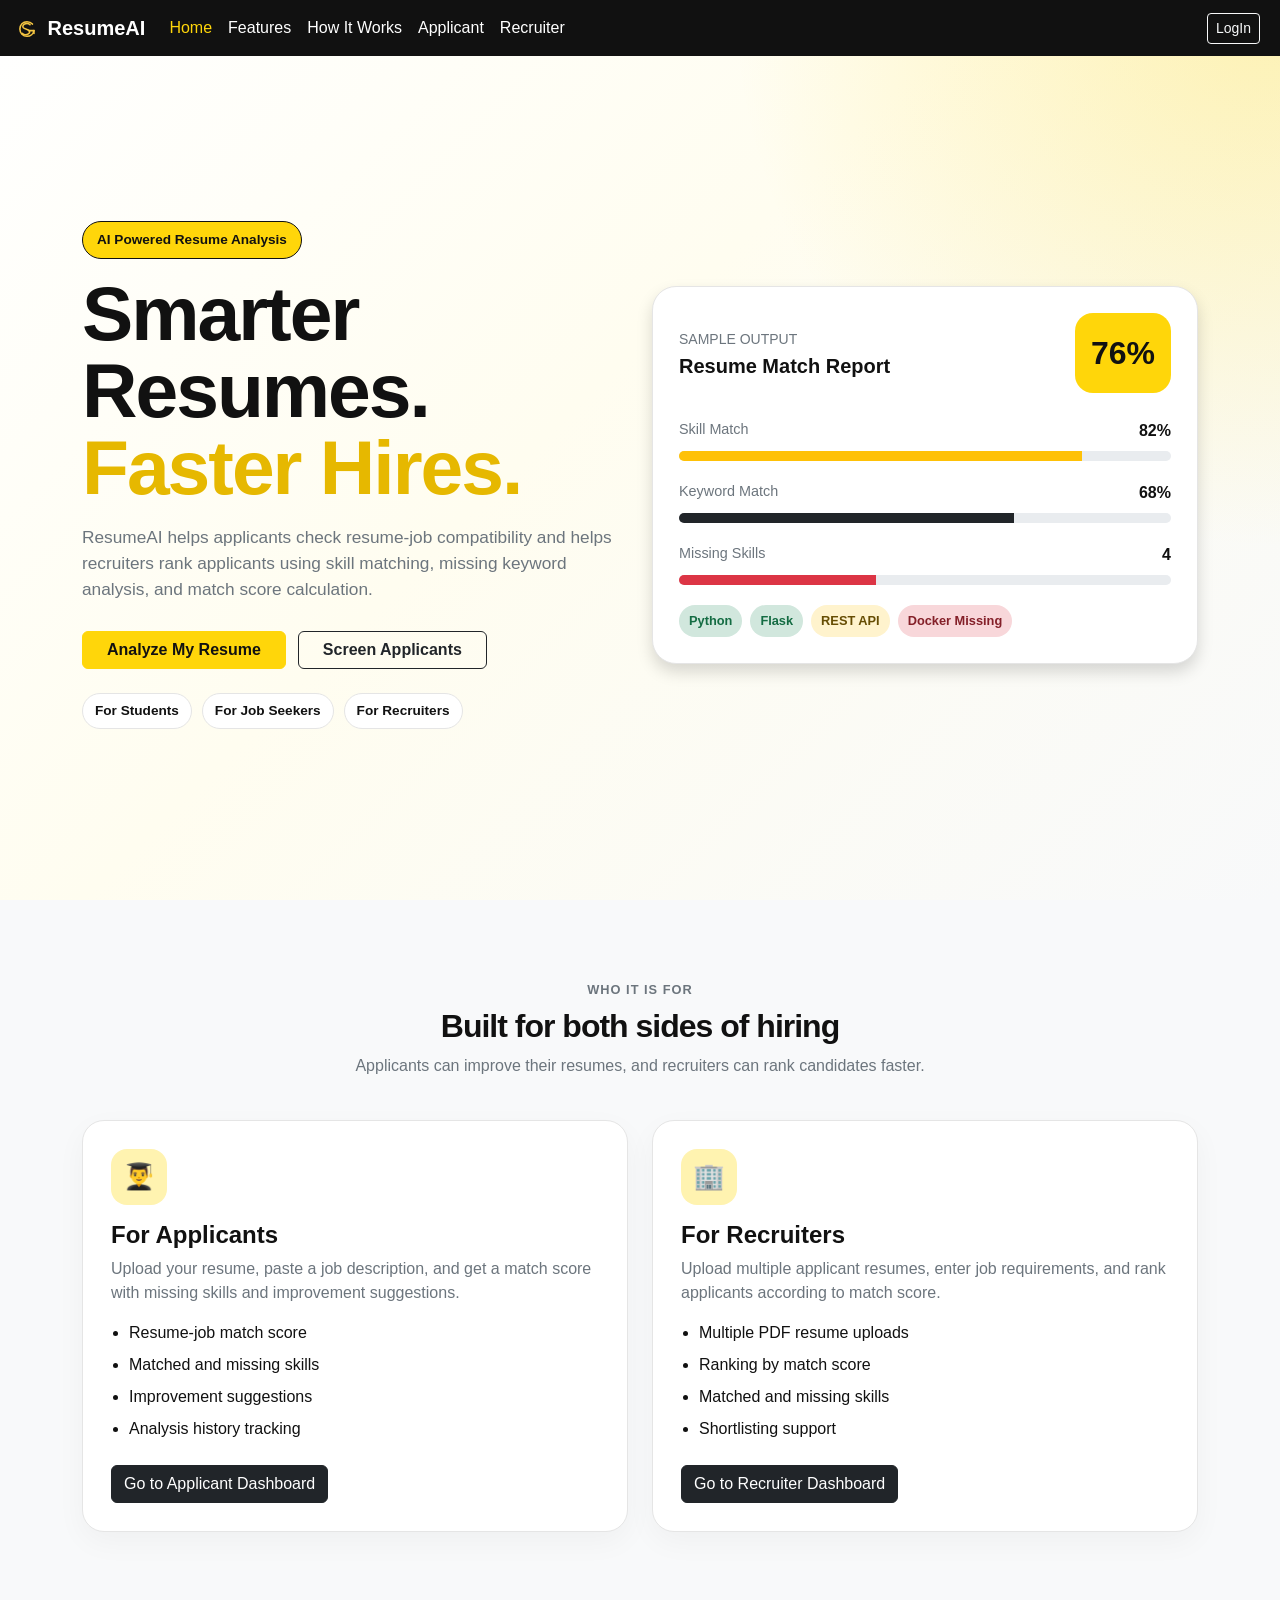
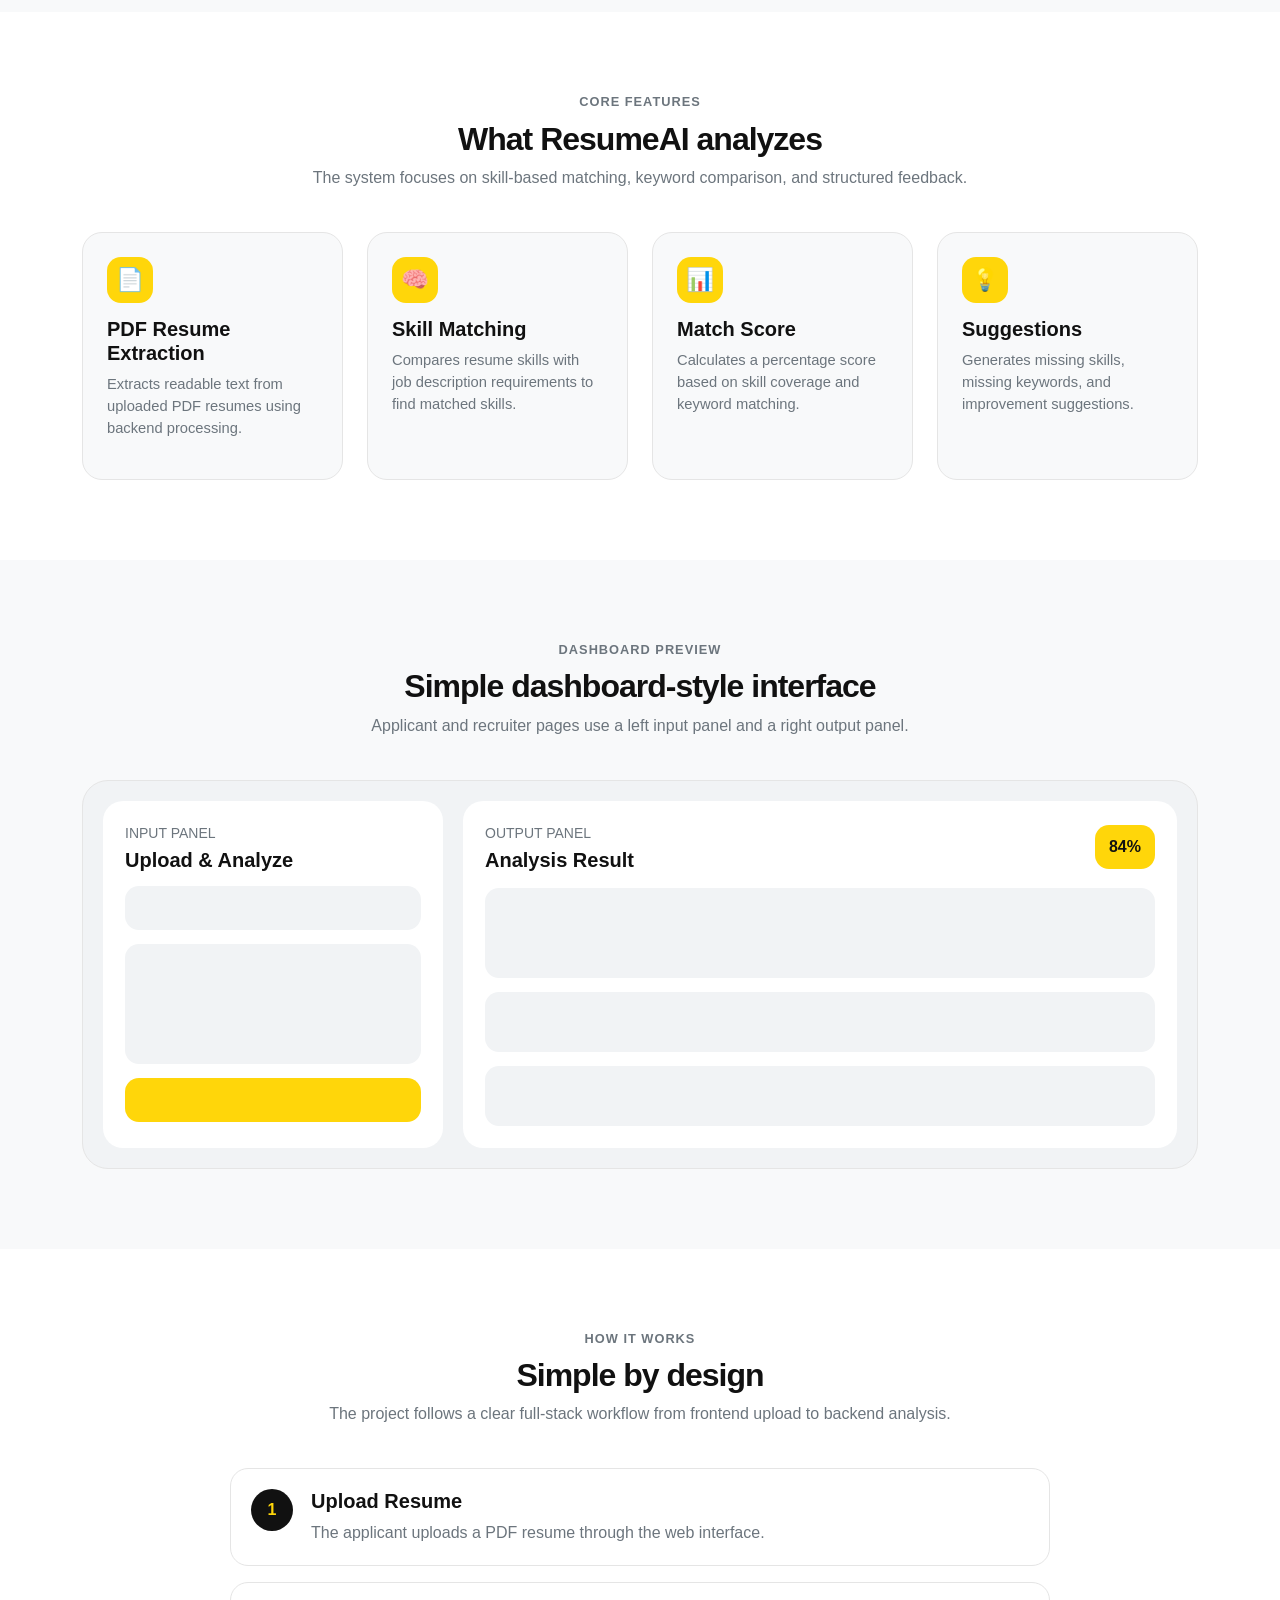
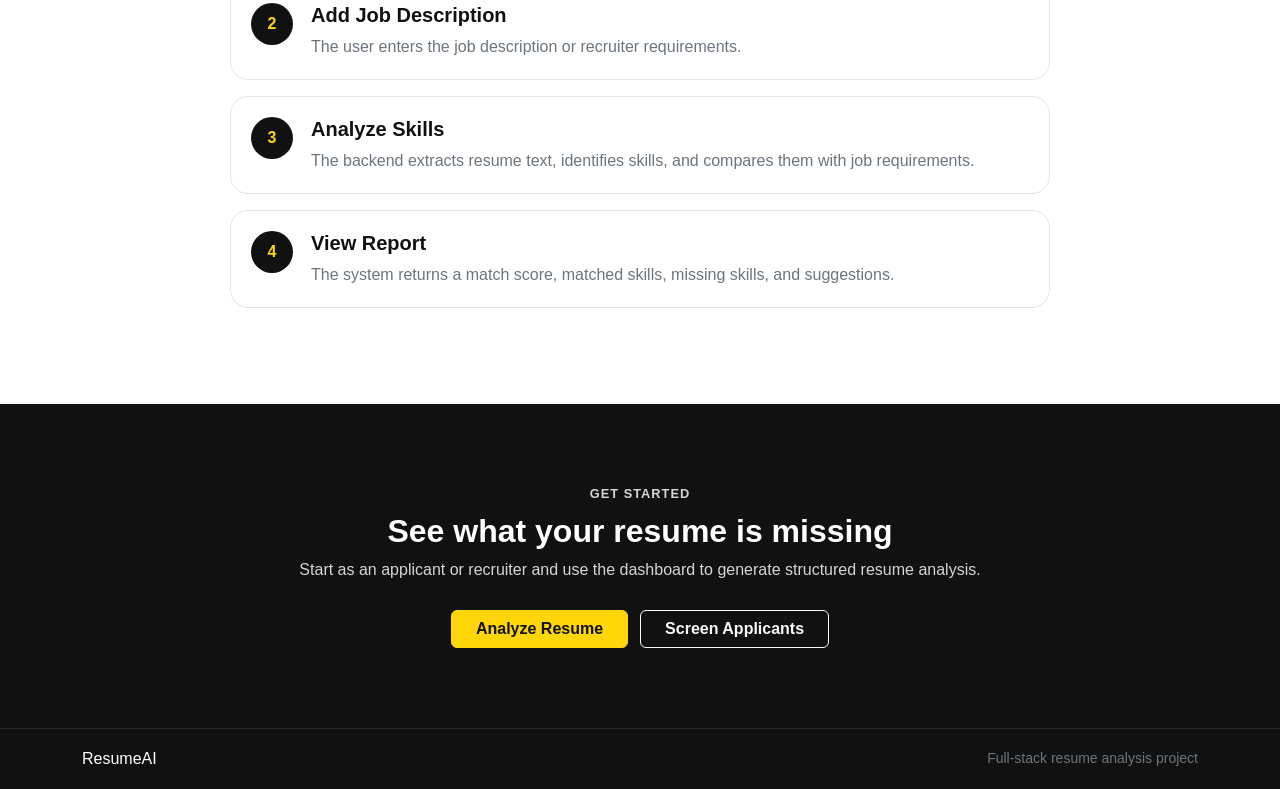
<file: History.html>
<!DOCTYPE html>
<html lang="en">
<head>
    <meta charset="UTF-8">
    <meta name="viewport" content="width=device-width, initial-scale=1.0">
    <title>History | ResumeAI</title>

    <link href="https://cdn.jsdelivr.net/npm/bootstrap@5.3.8/dist/css/bootstrap.min.css" rel="stylesheet">
    <link rel="stylesheet" href="Applicant.css">
</head>

<body style="background-color: #f8f9fa;">
    <nav class="navbar navbar-expand-lg bg-dark navbar-dark fixed-top">
        <div class="container-fluid">
            <a class="navbar-brand fw-bold" href="index.html">
                <img src="Assets/sg_logo_yellow_modern.svg" width="30" height="24">
                ResumeAI
            </a>

            <div class="collapse navbar-collapse">
                <ul class="navbar-nav ms-auto me-3">
                    <li class="nav-item">
                        <a class="nav-link" href="Applicant.html">Applicant</a>
                    </li>
                    <li class="nav-item">
                        <a class="nav-link" href="Recruiter.html">Recruiter</a>
                    </li>
                </ul>
            </div>

            <a href="Home.html" class="btn btn-outline-light btn-sm me-2" id="loginNavBtn">
                LogIn
            </a>

            <div class="dropdown d-none me-2" id="userMenuBox">
                <button class="btn btn-dark border border-light d-flex align-items-center gap-2 dropdown-toggle" type="button" data-bs-toggle="dropdown">
                    <div class="profile-circle" id="navUserDp">U</div>
                    <span id="navUserName">User</span>
                </button>

                <ul class="dropdown-menu dropdown-menu-end shadow p-2 user-dropdown">
                    <li class="px-2 py-2">
                        <div class="d-flex align-items-center gap-2">
                            <div class="profile-circle large" id="dropdownUserDp">U</div>
                            <div>
                                <div class="fw-bold" id="dropdownUserName">User Name</div>
                                <div class="small text-secondary" id="dropdownUserEmail">user@email.com</div>
                            </div>
                        </div>
                    </li>

                    <li><hr class="dropdown-divider"></li>
                    <li><a class="dropdown-item" href="Profile.html">Profile</a></li>
                    <li><a class="dropdown-item" href="History.html">History</a></li>
                    <li><hr class="dropdown-divider"></li>
                    <li><button class="dropdown-item text-danger fw-semibold" id="logoutBtn">Logout</button></li>
                </ul>
            </div>
        </div>
    </nav>

    <main class="container py-5" style="margin-top: 70px;">
        <div class="d-flex justify-content-between align-items-center mb-4">
            <div>
                <p class="text-secondary small mb-1">ACCOUNT HISTORY</p>
                <h2 class="fw-bold mb-0">History</h2>
            </div>
        </div>

        <div id="historyContainer">
            <div class="card p-4 text-center">
                <p class="text-secondary mb-0">Loading history...</p>
            </div>
        </div>
    </main>

    <script src="https://cdn.jsdelivr.net/npm/bootstrap@5.3.8/dist/js/bootstrap.bundle.min.js"></script>
    <script src="auth_nav.js"></script>
    <script src="History.js"></script>
</body>
</html>
</file>
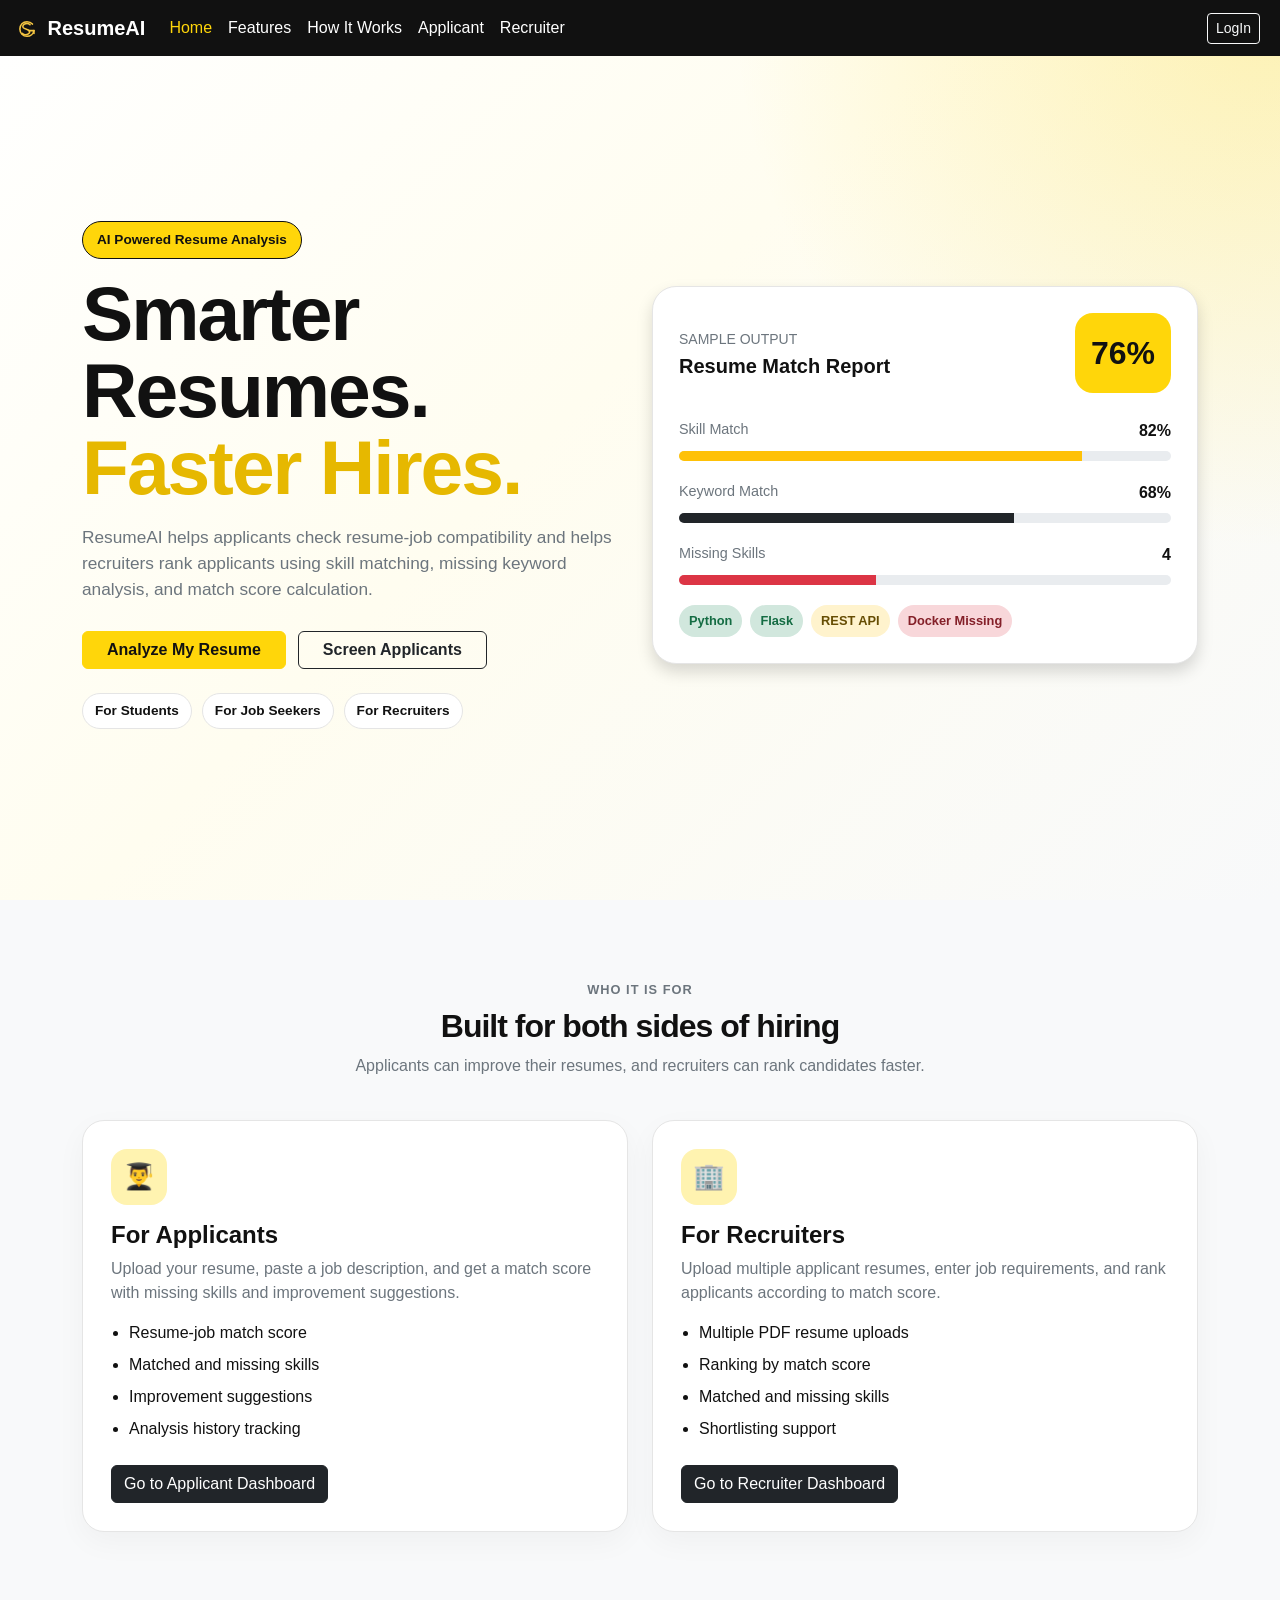
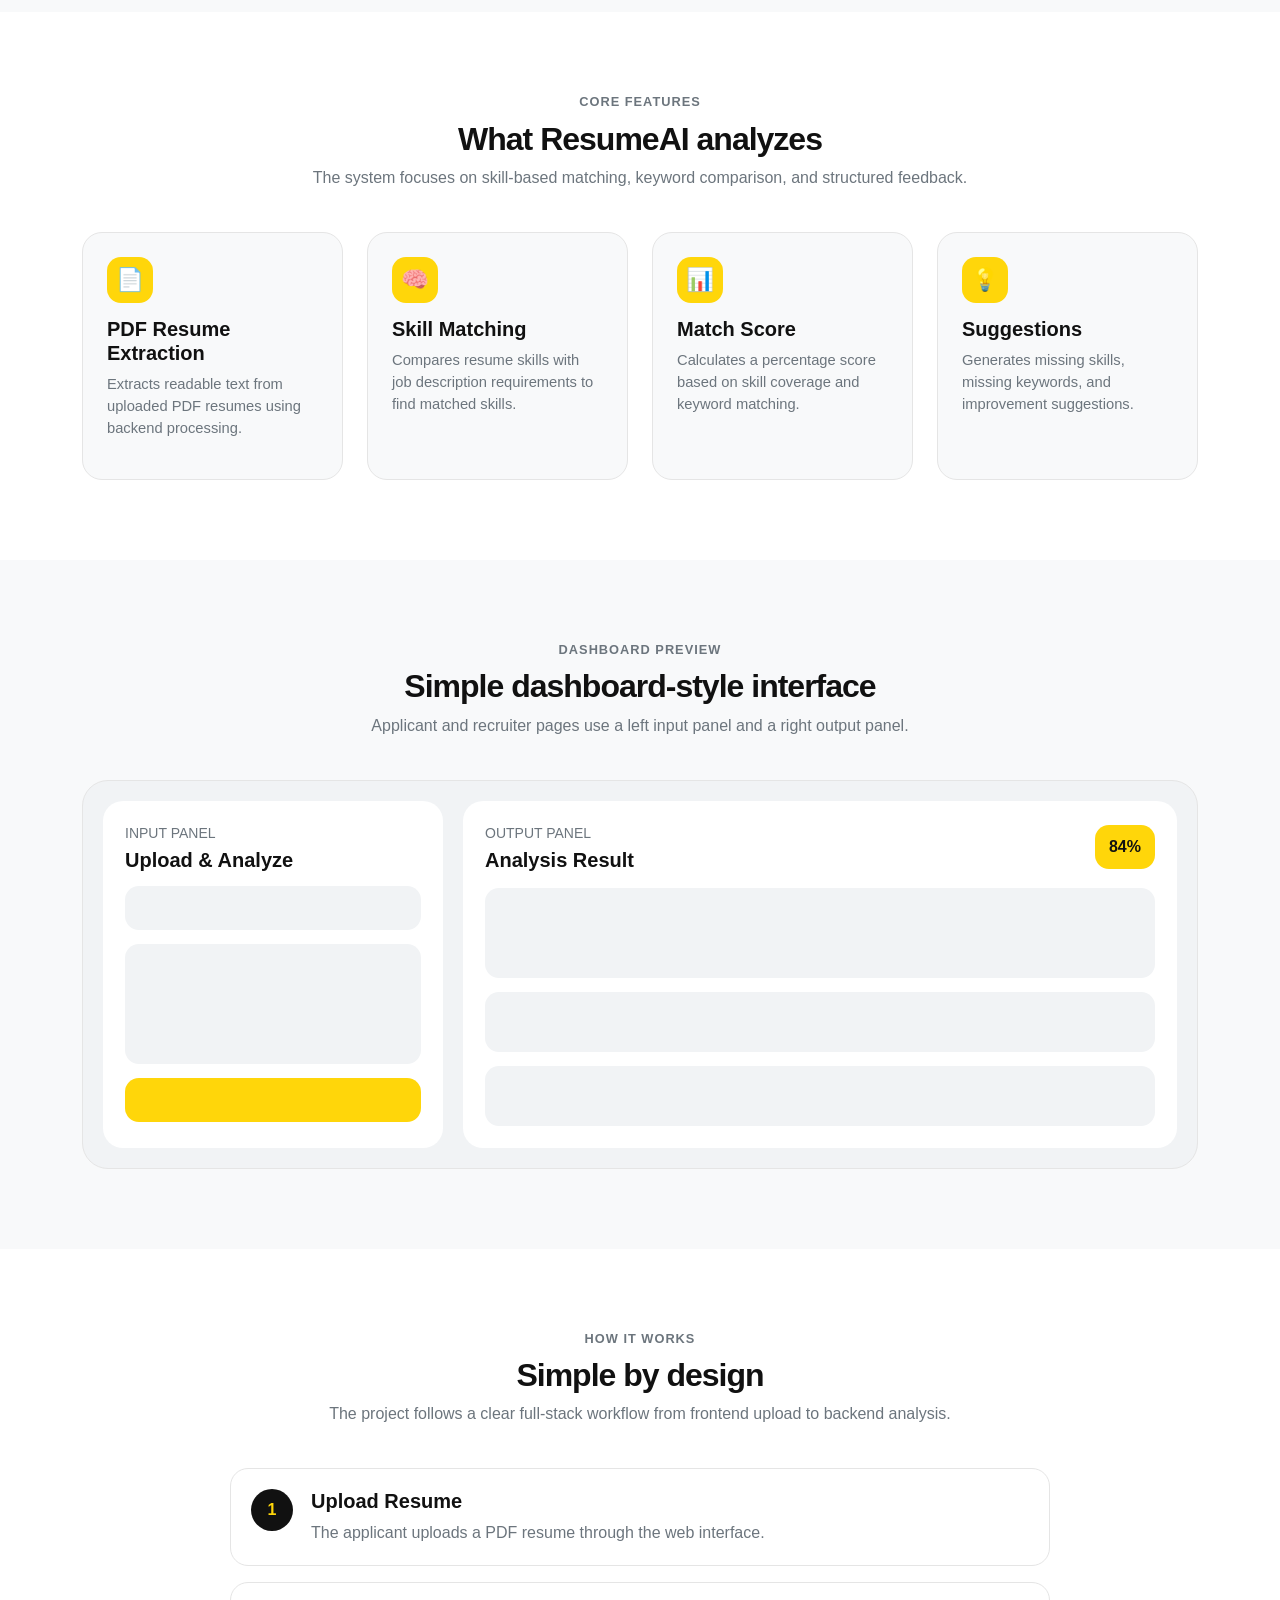
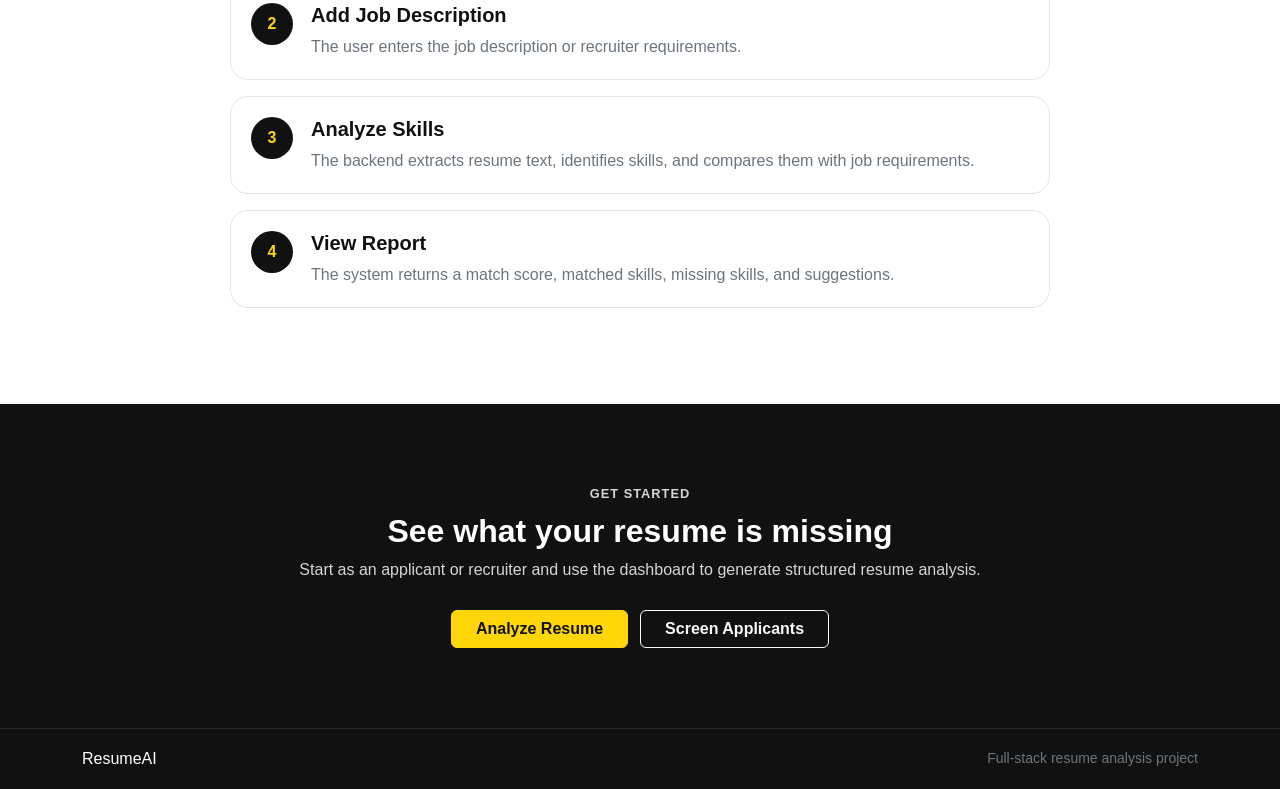
<file: Profile.html>
<!DOCTYPE html>
<html lang="en">
<head>
    <meta charset="UTF-8">
    <meta name="viewport" content="width=device-width, initial-scale=1.0">
    <title>Profile | ResumeAI</title>

    <link href="https://cdn.jsdelivr.net/npm/bootstrap@5.3.8/dist/css/bootstrap.min.css" rel="stylesheet">
    <link rel="stylesheet" href="Applicant.css">
</head>

<body style="background-color: #f8f9fa;">
    <nav class="navbar navbar-expand-lg bg-dark navbar-dark fixed-top">
        <div class="container-fluid">
            <a class="navbar-brand fw-bold" href="index.html">
                <img src="Assets/sg_logo_yellow_modern.svg" width="30" height="24">
                ResumeAI
            </a>

            <div class="collapse navbar-collapse">
                <ul class="navbar-nav ms-auto me-3">
                    <li class="nav-item">
                        <a class="nav-link" href="Applicant.html">Applicant</a>
                    </li>
                    <li class="nav-item">
                        <a class="nav-link" href="Recruiter.html">Recruiter</a>
                    </li>
                </ul>
            </div>

            <a href="Home.html" class="btn btn-outline-light btn-sm me-2" id="loginNavBtn">
                LogIn
            </a>

            <div class="dropdown d-none me-2" id="userMenuBox">
                <button class="btn btn-dark border border-light d-flex align-items-center gap-2 dropdown-toggle" type="button" data-bs-toggle="dropdown">
                    <div class="profile-circle" id="navUserDp">U</div>
                    <span id="navUserName">User</span>
                </button>

                <ul class="dropdown-menu dropdown-menu-end shadow p-2 user-dropdown">
                    <li class="px-2 py-2">
                        <div class="d-flex align-items-center gap-2">
                            <div class="profile-circle large" id="dropdownUserDp">U</div>
                            <div>
                                <div class="fw-bold" id="dropdownUserName">User Name</div>
                                <div class="small text-secondary" id="dropdownUserEmail">user@email.com</div>
                            </div>
                        </div>
                    </li>

                    <li><hr class="dropdown-divider"></li>
                    <li><a class="dropdown-item" href="Profile.html">Profile</a></li>
                    <li><a class="dropdown-item" href="History.html">History</a></li>
                    <li><hr class="dropdown-divider"></li>
                    <li><button class="dropdown-item text-danger fw-semibold" id="logoutBtn">Logout</button></li>
                </ul>
            </div>
        </div>
    </nav>

    <main class="container py-5" style="margin-top: 70px;">
        <div class="card shadow border-0 p-4">
            <div class="d-flex justify-content-between align-items-start mb-4">
                <div class="d-flex align-items-center gap-3">
                    <div class="profile-circle extra-large" id="profileDp">U</div>
                    <div>
                        <h3 class="fw-bold mb-1" id="profileNameHeading">User Name</h3>
                        <p class="text-secondary mb-0" id="profileEmailHeading">user@email.com</p>
                    </div>
                </div>

                <button class="btn btn-warning fw-semibold" id="editProfileBtn">
                    Edit
                </button>
            </div>

            <div class="row g-3">
                <div class="col-md-6">
                    <label class="form-label">Name</label>
                    <input type="text" class="form-control" id="profileName" disabled>
                </div>

                <div class="col-md-6">
                    <label class="form-label">Email</label>
                    <input type="email" class="form-control" id="profileEmail" disabled>
                </div>

                <div class="col-md-6">
                    <label class="form-label">Date of Birth</label>
                    <input type="date" class="form-control" id="profileDob" disabled>
                </div>

                <div class="col-md-6">
                    <label class="form-label">Gender</label>
                    <select class="form-select" id="profileGender" disabled>
                        <option value="">Select gender</option>
                        <option value="male">Male</option>
                        <option value="female">Female</option>
                        <option value="other">Other</option>
                    </select>
                </div>

                <div class="col-md-6">
                    <label class="form-label">Occupation</label>
                    <input type="text" class="form-control" id="profileOccupation" disabled>
                </div>

                <div class="col-md-6">
                    <label class="form-label">User Type</label>
                    <input type="text" class="form-control" id="profileUserType" disabled>
                </div>
            </div>

            <div class="mt-4 d-none" id="profileActionButtons">
                <button class="btn btn-dark" id="saveProfileBtn">Save Changes</button>
                <button class="btn btn-secondary" id="cancelProfileBtn">Cancel</button>
            </div>
        </div>
    </main>

    <script src="https://cdn.jsdelivr.net/npm/bootstrap@5.3.8/dist/js/bootstrap.bundle.min.js"></script>
    <script src="auth_nav.js"></script>
    <script src="Profile.js"></script>
</body>
</html>
</file>
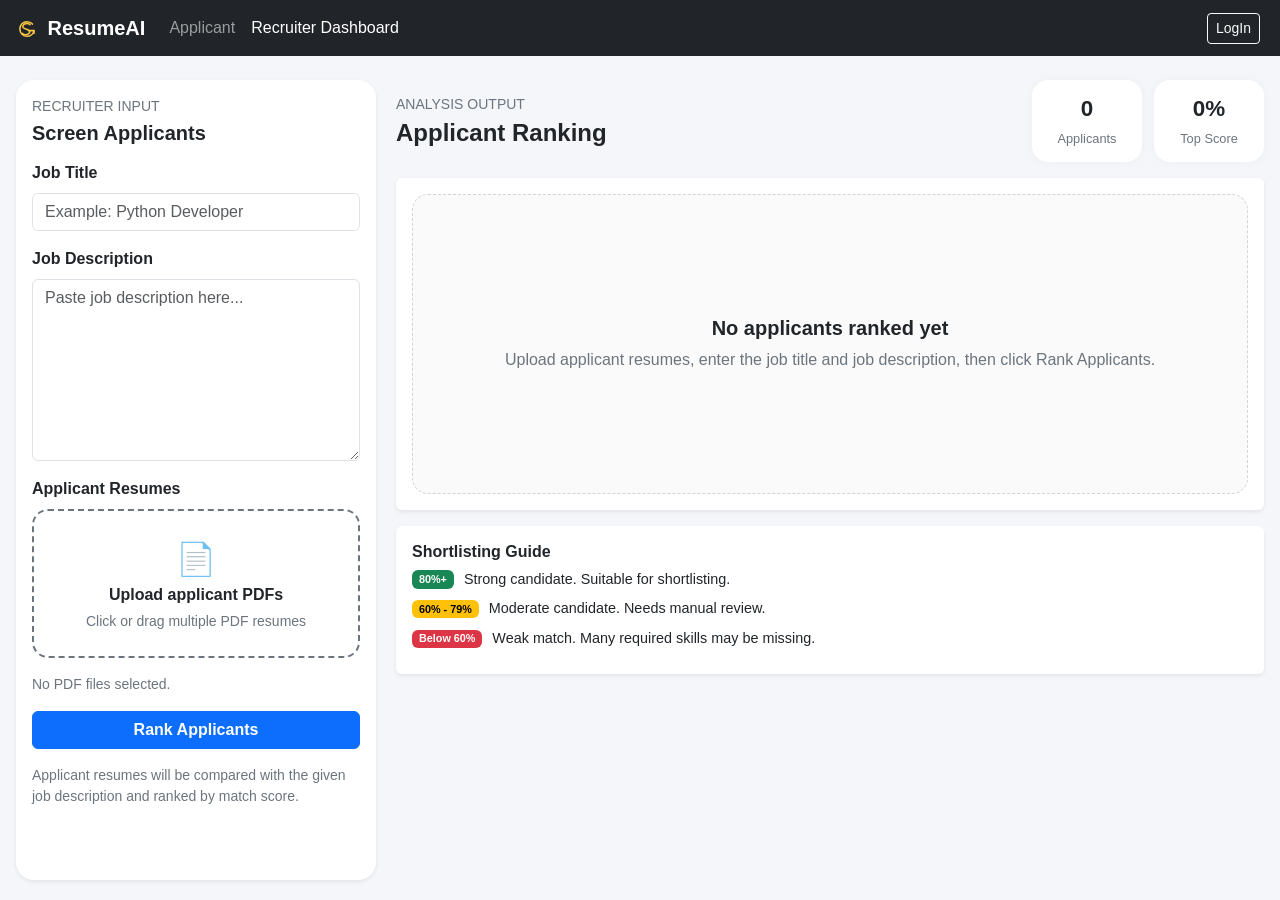
<file: Recruiter.html>
<!DOCTYPE html>
<html lang="en">

<head>
    <meta charset="UTF-8">
    <meta name="viewport" content="width=device-width, initial-scale=1.0">
    <title>Recruiter Dashboard | ResumeAI</title>

    <link href="https://cdn.jsdelivr.net/npm/bootstrap@5.3.8/dist/css/bootstrap.min.css" rel="stylesheet">
    <link rel="stylesheet" href="Recruiter.css">
</head>

<body>
    <!-- Navbar -->
    <nav class="navbar navbar-expand-lg bg-dark navbar-dark fixed-top">
        <div class="container-fluid">
            <a class="navbar-brand fw-bold" href="index.html">
                <img src="Assets/sg_logo_yellow_modern.svg" width="30" height="24" class="d-inline-block align-text-top">
                ResumeAI
            </a>

            <button class="navbar-toggler" type="button" data-bs-toggle="collapse" data-bs-target="#recruiterNavbar">
                <span class="navbar-toggler-icon"></span>
            </button>

            <div class="collapse navbar-collapse" id="recruiterNavbar">
                <ul class="navbar-nav me-auto">
                    <li class="nav-item">
                        <a class="nav-link" href="Applicant.html">Applicant</a>
                    </li>

                    <li class="nav-item">
                        <a class="nav-link active" href="Recruiter.html">Recruiter Dashboard</a>
                    </li>
                </ul>

                <!-- This hidden span prevents old Recruiter.js from breaking if it uses recruiterName -->
                <span id="recruiterName" class="d-none"></span>

                <!-- Shown when user is logged out -->
                <button 
                    class="btn btn-outline-light btn-sm me-2" 
                    id="loginNavBtn"
                    data-bs-toggle="modal" 
                    data-bs-target="#loginModal">
                    LogIn
                </button>

                <!-- Shown when user is logged in -->
                <div class="dropdown d-none me-2" id="userMenuBox">
                    <button 
                        class="btn btn-dark border border-light d-flex align-items-center gap-2 dropdown-toggle" 
                        type="button" 
                        data-bs-toggle="dropdown">

                        <div class="profile-circle" id="navUserDp">U</div>
                        <span id="navUserName">User</span>
                    </button>

                    <ul class="dropdown-menu dropdown-menu-end shadow p-2 user-dropdown">
                        <li class="px-2 py-2">
                            <div class="d-flex align-items-center gap-2">
                                <div class="profile-circle large" id="dropdownUserDp">U</div>

                                <div>
                                    <div class="fw-bold" id="dropdownUserName">User Name</div>
                                    <div class="small text-secondary" id="dropdownUserEmail">user@email.com</div>
                                </div>
                            </div>
                        </li>

                        <li><hr class="dropdown-divider"></li>

                        <li>
                            <a class="dropdown-item" href="Profile.html">Profile</a>
                        </li>

                        <li>
                            <a class="dropdown-item" href="History.html">History</a>
                        </li>

                        <li><hr class="dropdown-divider"></li>

                        <li>
                            <button class="dropdown-item text-danger fw-semibold" id="logoutBtn">
                                Logout
                            </button>
                        </li>
                    </ul>
                </div>
            </div>
        </div>
    </nav>

    <!-- Recruiter Dashboard -->
    <main class="recruiter-dashboard">
        <!-- Left Input Section -->
        <section class="input-panel">
            <div class="card shadow-sm border-0 h-100">
                <div class="card-body">
                    <p class="text-secondary small mb-1">RECRUITER INPUT</p>
                    <h5 class="fw-bold mb-3">Screen Applicants</h5>

                    <div class="mb-3">
                        <label for="jobTitle" class="form-label fw-semibold">Job Title</label>
                        <input 
                            type="text" 
                            class="form-control" 
                            id="jobTitle" 
                            placeholder="Example: Python Developer">
                    </div>

                    <div class="mb-3">
                        <label for="jobDescription" class="form-label fw-semibold">Job Description</label>
                        <textarea 
                            class="form-control" 
                            id="jobDescription" 
                            rows="7" 
                            placeholder="Paste job description here..."></textarea>
                    </div>

                    <div class="mb-3">
                        <label class="form-label fw-semibold">Applicant Resumes</label>

                        <div class="upload-box" id="uploadBox">
                            <input 
                                type="file" 
                                id="applicantResumes" 
                                accept="application/pdf" 
                                multiple 
                                hidden>

                            <div class="upload-content">
                                <div class="upload-icon">📄</div>
                                <p class="fw-semibold mb-1">Upload applicant PDFs</p>
                                <p class="small text-secondary mb-0">Click or drag multiple PDF resumes</p>
                            </div>
                        </div>

                        <div id="selectedFiles" class="selected-files mt-3"></div>
                    </div>

                    <button class="btn btn-primary w-100 fw-semibold" id="rankApplicantsBtn">
                        Rank Applicants
                    </button>

                    <p class="small text-secondary mt-3 mb-0">
                        Applicant resumes will be compared with the given job description and ranked by match score.
                    </p>
                </div>
            </div>
        </section>

        <!-- Right Ranking Section -->
        <section class="ranking-panel">
            <div class="ranking-header">
                <div>
                    <p class="text-secondary small mb-1">ANALYSIS OUTPUT</p>
                    <h4 class="fw-bold mb-0">Applicant Ranking</h4>
                </div>

                <div class="ranking-summary">
                    <div class="summary-card">
                        <span class="summary-value" id="totalApplicants">0</span>
                        <span class="summary-label">Applicants</span>
                    </div>

                    <div class="summary-card">
                        <span class="summary-value" id="topScore">0%</span>
                        <span class="summary-label">Top Score</span>
                    </div>
                </div>
            </div>

            <div class="card shadow-sm border-0 mt-3">
                <div class="card-body">
                    <div id="emptyState" class="empty-state">
                        <h5 class="fw-bold">No applicants ranked yet</h5>
                        <p class="text-secondary mb-0">
                            Upload applicant resumes, enter the job title and job description, then click Rank Applicants.
                        </p>
                    </div>

                    <div class="table-responsive d-none" id="rankingTableWrapper">
                        <table class="table table-hover align-middle">
                            <thead class="table-dark">
                                <tr>
                                    <th>Rank</th>
                                    <th>Applicant</th>
                                    <th>Match Score</th>
                                    <th>Matched Skills</th>
                                    <th>Missing Skills</th>
                                    <th>Status</th>
                                </tr>
                            </thead>

                            <tbody id="rankingTableBody">
                                <!-- Ranking data will be inserted by Recruiter.js -->
                            </tbody>
                        </table>
                    </div>
                </div>
            </div>

            <div class="card shadow-sm border-0 mt-3">
                <div class="card-body">
                    <h6 class="fw-bold">Shortlisting Guide</h6>

                    <div class="guide-row">
                        <span class="badge text-bg-success">80%+</span>
                        <span>Strong candidate. Suitable for shortlisting.</span>
                    </div>

                    <div class="guide-row">
                        <span class="badge text-bg-warning">60% - 79%</span>
                        <span>Moderate candidate. Needs manual review.</span>
                    </div>

                    <div class="guide-row">
                        <span class="badge text-bg-danger">Below 60%</span>
                        <span>Weak match. Many required skills may be missing.</span>
                    </div>
                </div>
            </div>
        </section>
    </main>

    <!-- Login Modal -->
    <div class="modal fade" id="loginModal" tabindex="-1" aria-labelledby="loginModalLabel" aria-hidden="true">
        <div class="modal-dialog">
            <div class="modal-content">

                <div class="modal-header bg-dark text-white">
                    <h5 class="modal-title" id="loginModalLabel">Log In</h5>
                    <button type="button" class="btn-close btn-close-white" data-bs-dismiss="modal"></button>
                </div>

                <div class="modal-body">
                    <form>
                        <div class="mb-3">
                            <label for="loginEmail" class="form-label">Email address</label>
                            <input type="email" class="form-control" id="loginEmail" placeholder="Enter your email">
                        </div>

                        <div class="mb-3">
                            <label for="loginPassword" class="form-label">Password</label>
                            <input type="password" class="form-control" id="loginPassword" placeholder="Enter your password">
                            <button type="button" class="btn btn-warning py-1 mt-1" id="toggleLoginPassword">
                                Show
                            </button>
                        </div>
                    </form>

                    <p class="small mb-0">
                        Don't have an account?
                        <a href="#" data-bs-toggle="modal" data-bs-target="#signupModal">
                            Sign up here
                        </a>
                    </p>
                </div>

                <div class="modal-footer">
                    <button type="button" class="btn btn-warning fw-semibold" id="loginButton">
                        Log In
                    </button>
                </div>

            </div>
        </div>
    </div>

    <!-- Signup Modal -->
    <div class="modal fade" id="signupModal" tabindex="-1" aria-labelledby="signupModalLabel" aria-hidden="true">
        <div class="modal-dialog">
            <div class="modal-content">

                <div class="modal-header bg-dark text-white">
                    <h5 class="modal-title" id="signupModalLabel">Sign Up</h5>
                    <button type="button" class="btn-close btn-close-white" data-bs-dismiss="modal"></button>
                </div>

                <div class="modal-body">
                    <form>
                        <div class="mb-3">
                            <label for="signupName" class="form-label">Name</label>
                            <input type="text" class="form-control" id="signupName" placeholder="Enter your name">
                        </div>

                        <div class="mb-3">
                            <label for="signupDob" class="form-label">Date of Birth</label>
                            <input type="date" class="form-control" id="signupDob">
                        </div>

                        <div class="mb-3">
                            <label for="signupGender" class="form-label">Gender</label>
                            <select class="form-select" id="signupGender">
                                <option value="" selected disabled>Select your gender</option>
                                <option value="male">Male</option>
                                <option value="female">Female</option>
                                <option value="other">Other</option>
                            </select>
                        </div>

                        <div class="mb-3">
                            <label for="signupOccupation" class="form-label">Occupation</label>
                            <input type="text" class="form-control" id="signupOccupation" placeholder="Enter your occupation">
                        </div>

                        <div class="mb-3">
                            <label for="signupUserType" class="form-label">User Type</label>
                            <select class="form-select" id="signupUserType">
                                <option value="" selected disabled>Select user type</option>
                                <option value="applicant">Applicant</option>
                                <option value="recruiter">Recruiter</option>
                            </select>
                        </div>

                        <div class="mb-3">
                            <label for="signupEmail" class="form-label">Email address</label>
                            <input type="email" class="form-control" id="signupEmail" placeholder="Enter your email">
                        </div>

                        <div class="mb-3">
                            <label for="signupPassword" class="form-label">Password</label>
                            <input type="password" class="form-control" id="signupPassword" placeholder="Enter your password">
                            <button type="button" class="btn btn-warning py-1 mt-1" id="toggleSignupPassword">
                                Show
                            </button>
                        </div>

                        <div class="mb-3">
                            <label for="signupConfirmPassword" class="form-label">Confirm Password</label>
                            <input type="password" class="form-control" id="signupConfirmPassword" placeholder="Confirm your password">
                            <button type="button" class="btn btn-warning py-1 mt-1" id="toggleSignupConfirmPassword">
                                Show
                            </button>
                        </div>
                    </form>

                    <p class="small mb-0">
                        Already have an account?
                        <a href="#" data-bs-toggle="modal" data-bs-target="#loginModal">
                            Log In here
                        </a>
                    </p>
                </div>

                <div class="modal-footer">
                    <button type="button" class="btn btn-warning fw-semibold" id="signupButton">
                        Sign Up
                    </button>
                </div>

            </div>
        </div>
    </div>

    <script src="https://cdn.jsdelivr.net/npm/bootstrap@5.3.8/dist/js/bootstrap.bundle.min.js"></script>

    <!-- Recruiter page logic -->
    <script src="recruiter.js"></script>
</body>

</html>
</file>
<file: Home.css>
:root {
    --yellow: #FFD60A;
    --dark-yellow: #E6B800;
    --black: #111111;
    --dark-gray: #1E1E1E;
    --white: #FFFFFF;
    --off-white: #F8F9FA;
    --light-yellow: #FFF3B0;
    --border-color: #E5E5E5;
    --muted: #6c757d;
}

* {
    margin: 0;
    padding: 0;
    box-sizing: border-box;
}

body {
    background-color: var(--off-white);
    color: var(--black);
    font-family: Arial, Helvetica, sans-serif;
}

/* Navbar */
.navbar {
    background-color: var(--black) !important;
}

.navbar-brand,
.nav-link {
    color: var(--white) !important;
}

.nav-link.active,
.nav-link:hover {
    color: var(--yellow) !important;
}

/* Auth Dropdown */
.profile-circle {
    width: 34px;
    height: 34px;
    border-radius: 50%;
    background: var(--yellow);
    color: var(--black);
    display: flex;
    align-items: center;
    justify-content: center;
    font-weight: 700;
    background-size: cover;
    background-position: center;
    flex-shrink: 0;
}

.profile-circle.large {
    width: 46px;
    height: 46px;
    font-size: 1.1rem;
}

.user-dropdown {
    min-width: 280px;
    border-radius: 14px;
}

#userMenuBox button {
    border-radius: 999px;
}

/* Hero */
.home-hero {
    min-height: 100vh;
    padding-top: 110px;
    padding-bottom: 60px;
    display: flex;
    align-items: center;
    background:
        radial-gradient(circle at top right, rgba(255, 214, 10, 0.28), transparent 35%),
        linear-gradient(135deg, #ffffff 0%, #fffdf0 45%, #f8f9fa 100%);
}

.hero-badge {
    display: inline-block;
    padding: 8px 14px;
    border: 1px solid var(--black);
    border-radius: 999px;
    font-size: 0.85rem;
    font-weight: 700;
    background-color: var(--yellow);
    color: var(--black);
}

.hero-title {
    font-size: clamp(2.5rem, 6vw, 5rem);
    font-weight: 900;
    line-height: 1;
    letter-spacing: -2px;
}

.hero-title span {
    display: block;
    color: var(--dark-yellow);
}

.hero-text {
    margin-top: 20px;
    color: var(--muted);
    font-size: 1.08rem;
    max-width: 620px;
}

.hero-actions {
    display: flex;
    gap: 12px;
    flex-wrap: wrap;
    margin-top: 28px;
}

.hero-tags {
    margin-top: 24px;
    display: flex;
    gap: 10px;
    flex-wrap: wrap;
}

.hero-tags span {
    background-color: var(--white);
    border: 1px solid var(--border-color);
    padding: 7px 12px;
    border-radius: 999px;
    font-size: 0.85rem;
    font-weight: 600;
}

/* Hero Preview */
.hero-preview-card {
    background-color: var(--white);
    border-radius: 24px;
    padding: 26px;
    border: 1px solid var(--border-color);
}

.preview-header {
    display: flex;
    justify-content: space-between;
    align-items: center;
    gap: 16px;
    margin-bottom: 26px;
}

.preview-score {
    background-color: var(--yellow);
    color: var(--black);
    font-weight: 900;
    font-size: 2rem;
    padding: 16px;
    border-radius: 18px;
}

.score-row {
    margin-bottom: 20px;
}

.score-row span {
    color: var(--muted);
    font-size: 0.9rem;
}

.progress {
    height: 10px;
    margin-top: 8px;
}

.preview-tags {
    margin-top: 20px;
    display: flex;
    gap: 8px;
    flex-wrap: wrap;
}

.preview-tags span {
    padding: 6px 10px;
    border-radius: 999px;
    font-size: 0.8rem;
    font-weight: 700;
}

.tag-success {
    color: #146c43;
    background-color: #d1e7dd;
}

.tag-warning {
    color: #664d03;
    background-color: #fff3cd;
}

.tag-danger {
    color: #842029;
    background-color: #f8d7da;
}

/* Sections */
.section-block {
    padding: 80px 0;
}

.section-light {
    background-color: var(--white);
}

.section-heading {
    text-align: center;
    max-width: 760px;
    margin: 0 auto 42px;
}

.section-label {
    font-size: 0.8rem;
    font-weight: 900;
    letter-spacing: 1px;
    color: var(--dark-yellow);
    margin-bottom: 8px;
}

.section-heading h2 {
    font-weight: 900;
    letter-spacing: -1px;
}

.section-heading p {
    color: var(--muted);
}

/* Role Cards */
.role-card {
    background-color: var(--white);
    border-radius: 22px;
    padding: 28px;
    border: 1px solid var(--border-color);
    height: 100%;
    box-shadow: 0 10px 30px rgba(0, 0, 0, 0.04);
}

.role-icon {
    width: 56px;
    height: 56px;
    background-color: var(--light-yellow);
    border-radius: 16px;
    display: flex;
    align-items: center;
    justify-content: center;
    font-size: 1.6rem;
    margin-bottom: 16px;
}

.role-card h4 {
    font-weight: 800;
}

.role-card p {
    color: var(--muted);
}

.role-card ul {
    padding-left: 18px;
}

.role-card li {
    margin-bottom: 8px;
}

/* Feature Cards */
.feature-card {
    background-color: var(--off-white);
    border-radius: 20px;
    padding: 24px;
    border: 1px solid var(--border-color);
    height: 100%;
    transition: 0.2s ease;
}

.feature-card:hover {
    transform: translateY(-4px);
    border-color: var(--dark-yellow);
}

.feature-icon {
    width: 46px;
    height: 46px;
    background-color: var(--yellow);
    border-radius: 14px;
    display: flex;
    justify-content: center;
    align-items: center;
    margin-bottom: 14px;
    font-size: 1.4rem;
}

.feature-card h5 {
    font-weight: 800;
}

.feature-card p {
    color: var(--muted);
    font-size: 0.92rem;
}

/* Dashboard Preview */
.dashboard-preview {
    display: grid;
    grid-template-columns: 340px 1fr;
    gap: 20px;
    background-color: #f1f3f5;
    border-radius: 26px;
    padding: 20px;
    border: 1px solid var(--border-color);
}

.preview-left,
.preview-right {
    background-color: var(--white);
    border-radius: 20px;
    padding: 22px;
}

.fake-input,
.fake-textarea,
.fake-button,
.fake-result-card {
    border-radius: 14px;
    background-color: #f1f3f5;
    margin-top: 14px;
}

.fake-input {
    height: 44px;
}

.fake-textarea {
    height: 120px;
}

.fake-button {
    height: 44px;
    background-color: var(--yellow);
}

.preview-mini-score {
    background-color: var(--yellow);
    color: var(--black);
    font-weight: 900;
    padding: 10px 14px;
    border-radius: 14px;
}

.fake-result-card {
    height: 90px;
}

.fake-result-card.small-card {
    height: 60px;
}

/* Timeline */
.timeline {
    max-width: 820px;
    margin: 0 auto;
}

.timeline-item {
    display: flex;
    align-items: flex-start;
    gap: 18px;
    background-color: var(--white);
    padding: 20px;
    border-radius: 18px;
    border: 1px solid var(--border-color);
    margin-bottom: 16px;
}

.timeline-number {
    width: 42px;
    height: 42px;
    background-color: var(--black);
    color: var(--yellow);
    border-radius: 50%;
    display: flex;
    justify-content: center;
    align-items: center;
    font-weight: 900;
    flex-shrink: 0;
}

.timeline-item h5 {
    font-weight: 800;
}

.timeline-item p {
    color: var(--muted);
    margin-bottom: 0;
}

/* Final CTA */
.final-cta {
    padding: 80px 0;
    background-color: var(--black);
}

.final-cta-box {
    text-align: center;
    color: var(--white);
    max-width: 760px;
    margin: 0 auto;
}

.final-cta-box h2 {
    font-weight: 900;
}

.final-cta-box p {
    color: #d6d6d6;
}

/* Footer */
.home-footer {
    background-color: var(--black);
    border-top: 1px solid #2a2a2a;
    color: var(--white);
    padding: 18px 0;
}

/* Modals */
.modal-content {
    border-radius: 18px;
    overflow: hidden;
}

.password-note {
    background-color: #fff8d6;
    border: 1px solid #ffe66d;
    border-radius: 12px;
    padding: 12px;
}

/* Bootstrap Button Overrides */
.btn-warning {
    background-color: var(--yellow);
    border-color: var(--yellow);
    color: var(--black);
}

.btn-warning:hover {
    background-color: var(--dark-yellow);
    border-color: var(--dark-yellow);
    color: var(--black);
}

.btn-outline-dark:hover {
    background-color: var(--black);
    color: var(--yellow);
}

/* Responsive */
@media (max-width: 992px) {
    .home-hero {
        padding-top: 100px;
        text-align: center;
    }

    .hero-text {
        margin-left: auto;
        margin-right: auto;
    }

    .hero-actions,
    .hero-tags {
        justify-content: center;
    }

    .dashboard-preview {
        grid-template-columns: 1fr;
    }
}

@media (max-width: 576px) {
    .hero-title {
        letter-spacing: -1px;
    }

    .preview-header {
        flex-direction: column;
        align-items: flex-start;
    }

    .section-block {
        padding: 56px 0;
    }
}
</file>
<file: public/Home.css>
:root {
    --yellow: #FFD60A;
    --dark-yellow: #E6B800;
    --black: #111111;
    --dark-gray: #1E1E1E;
    --white: #FFFFFF;
    --off-white: #F8F9FA;
    --light-yellow: #FFF3B0;
    --border-color: #E5E5E5;
    --muted: #6c757d;
}

* {
    margin: 0;
    padding: 0;
    box-sizing: border-box;
}

body {
    background-color: var(--off-white);
    color: var(--black);
    font-family: Arial, Helvetica, sans-serif;
}

/* Navbar */
.navbar {
    background-color: var(--black) !important;
}

.navbar-brand,
.nav-link {
    color: var(--white) !important;
}

.nav-link.active,
.nav-link:hover {
    color: var(--yellow) !important;
}

/* Auth Dropdown */
.profile-circle {
    width: 34px;
    height: 34px;
    border-radius: 50%;
    background: var(--yellow);
    color: var(--black);
    display: flex;
    align-items: center;
    justify-content: center;
    font-weight: 700;
    background-size: cover;
    background-position: center;
    flex-shrink: 0;
}

.profile-circle.large {
    width: 46px;
    height: 46px;
    font-size: 1.1rem;
}

.user-dropdown {
    min-width: 280px;
    border-radius: 14px;
}

#userMenuBox button {
    border-radius: 999px;
}

/* Hero */
.home-hero {
    min-height: 100vh;
    padding-top: 110px;
    padding-bottom: 60px;
    display: flex;
    align-items: center;
    background:
        radial-gradient(circle at top right, rgba(255, 214, 10, 0.28), transparent 35%),
        linear-gradient(135deg, #ffffff 0%, #fffdf0 45%, #f8f9fa 100%);
}

.hero-badge {
    display: inline-block;
    padding: 8px 14px;
    border: 1px solid var(--black);
    border-radius: 999px;
    font-size: 0.85rem;
    font-weight: 700;
    background-color: var(--yellow);
    color: var(--black);
}

.hero-title {
    font-size: clamp(2.5rem, 6vw, 5rem);
    font-weight: 900;
    line-height: 1;
    letter-spacing: -2px;
}

.hero-title span {
    display: block;
    color: var(--dark-yellow);
}

.hero-text {
    margin-top: 20px;
    color: var(--muted);
    font-size: 1.08rem;
    max-width: 620px;
}

.hero-actions {
    display: flex;
    gap: 12px;
    flex-wrap: wrap;
    margin-top: 28px;
}

.hero-tags {
    margin-top: 24px;
    display: flex;
    gap: 10px;
    flex-wrap: wrap;
}

.hero-tags span {
    background-color: var(--white);
    border: 1px solid var(--border-color);
    padding: 7px 12px;
    border-radius: 999px;
    font-size: 0.85rem;
    font-weight: 600;
}

/* Hero Preview */
.hero-preview-card {
    background-color: var(--white);
    border-radius: 24px;
    padding: 26px;
    border: 1px solid var(--border-color);
}

.preview-header {
    display: flex;
    justify-content: space-between;
    align-items: center;
    gap: 16px;
    margin-bottom: 26px;
}

.preview-score {
    background-color: var(--yellow);
    color: var(--black);
    font-weight: 900;
    font-size: 2rem;
    padding: 16px;
    border-radius: 18px;
}

.score-row {
    margin-bottom: 20px;
}

.score-row span {
    color: var(--muted);
    font-size: 0.9rem;
}

.progress {
    height: 10px;
    margin-top: 8px;
}

.preview-tags {
    margin-top: 20px;
    display: flex;
    gap: 8px;
    flex-wrap: wrap;
}

.preview-tags span {
    padding: 6px 10px;
    border-radius: 999px;
    font-size: 0.8rem;
    font-weight: 700;
}

.tag-success {
    color: #146c43;
    background-color: #d1e7dd;
}

.tag-warning {
    color: #664d03;
    background-color: #fff3cd;
}

.tag-danger {
    color: #842029;
    background-color: #f8d7da;
}

/* Sections */
.section-block {
    padding: 80px 0;
}

.section-light {
    background-color: var(--white);
}

.section-heading {
    text-align: center;
    max-width: 760px;
    margin: 0 auto 42px;
}

.section-label {
    font-size: 0.8rem;
    font-weight: 900;
    letter-spacing: 1px;
    color: var(--dark-yellow);
    margin-bottom: 8px;
}

.section-heading h2 {
    font-weight: 900;
    letter-spacing: -1px;
}

.section-heading p {
    color: var(--muted);
}

/* Role Cards */
.role-card {
    background-color: var(--white);
    border-radius: 22px;
    padding: 28px;
    border: 1px solid var(--border-color);
    height: 100%;
    box-shadow: 0 10px 30px rgba(0, 0, 0, 0.04);
}

.role-icon {
    width: 56px;
    height: 56px;
    background-color: var(--light-yellow);
    border-radius: 16px;
    display: flex;
    align-items: center;
    justify-content: center;
    font-size: 1.6rem;
    margin-bottom: 16px;
}

.role-card h4 {
    font-weight: 800;
}

.role-card p {
    color: var(--muted);
}

.role-card ul {
    padding-left: 18px;
}

.role-card li {
    margin-bottom: 8px;
}

/* Feature Cards */
.feature-card {
    background-color: var(--off-white);
    border-radius: 20px;
    padding: 24px;
    border: 1px solid var(--border-color);
    height: 100%;
    transition: 0.2s ease;
}

.feature-card:hover {
    transform: translateY(-4px);
    border-color: var(--dark-yellow);
}

.feature-icon {
    width: 46px;
    height: 46px;
    background-color: var(--yellow);
    border-radius: 14px;
    display: flex;
    justify-content: center;
    align-items: center;
    margin-bottom: 14px;
    font-size: 1.4rem;
}

.feature-card h5 {
    font-weight: 800;
}

.feature-card p {
    color: var(--muted);
    font-size: 0.92rem;
}

/* Dashboard Preview */
.dashboard-preview {
    display: grid;
    grid-template-columns: 340px 1fr;
    gap: 20px;
    background-color: #f1f3f5;
    border-radius: 26px;
    padding: 20px;
    border: 1px solid var(--border-color);
}

.preview-left,
.preview-right {
    background-color: var(--white);
    border-radius: 20px;
    padding: 22px;
}

.fake-input,
.fake-textarea,
.fake-button,
.fake-result-card {
    border-radius: 14px;
    background-color: #f1f3f5;
    margin-top: 14px;
}

.fake-input {
    height: 44px;
}

.fake-textarea {
    height: 120px;
}

.fake-button {
    height: 44px;
    background-color: var(--yellow);
}

.preview-mini-score {
    background-color: var(--yellow);
    color: var(--black);
    font-weight: 900;
    padding: 10px 14px;
    border-radius: 14px;
}

.fake-result-card {
    height: 90px;
}

.fake-result-card.small-card {
    height: 60px;
}

/* Timeline */
.timeline {
    max-width: 820px;
    margin: 0 auto;
}

.timeline-item {
    display: flex;
    align-items: flex-start;
    gap: 18px;
    background-color: var(--white);
    padding: 20px;
    border-radius: 18px;
    border: 1px solid var(--border-color);
    margin-bottom: 16px;
}

.timeline-number {
    width: 42px;
    height: 42px;
    background-color: var(--black);
    color: var(--yellow);
    border-radius: 50%;
    display: flex;
    justify-content: center;
    align-items: center;
    font-weight: 900;
    flex-shrink: 0;
}

.timeline-item h5 {
    font-weight: 800;
}

.timeline-item p {
    color: var(--muted);
    margin-bottom: 0;
}

/* Final CTA */
.final-cta {
    padding: 80px 0;
    background-color: var(--black);
}

.final-cta-box {
    text-align: center;
    color: var(--white);
    max-width: 760px;
    margin: 0 auto;
}

.final-cta-box h2 {
    font-weight: 900;
}

.final-cta-box p {
    color: #d6d6d6;
}

/* Footer */
.home-footer {
    background-color: var(--black);
    border-top: 1px solid #2a2a2a;
    color: var(--white);
    padding: 18px 0;
}

/* Modals */
.modal-content {
    border-radius: 18px;
    overflow: hidden;
}

.password-note {
    background-color: #fff8d6;
    border: 1px solid #ffe66d;
    border-radius: 12px;
    padding: 12px;
}

/* Bootstrap Button Overrides */
.btn-warning {
    background-color: var(--yellow);
    border-color: var(--yellow);
    color: var(--black);
}

.btn-warning:hover {
    background-color: var(--dark-yellow);
    border-color: var(--dark-yellow);
    color: var(--black);
}

.btn-outline-dark:hover {
    background-color: var(--black);
    color: var(--yellow);
}

/* Responsive */
@media (max-width: 992px) {
    .home-hero {
        padding-top: 100px;
        text-align: center;
    }

    .hero-text {
        margin-left: auto;
        margin-right: auto;
    }

    .hero-actions,
    .hero-tags {
        justify-content: center;
    }

    .dashboard-preview {
        grid-template-columns: 1fr;
    }
}

@media (max-width: 576px) {
    .hero-title {
        letter-spacing: -1px;
    }

    .preview-header {
        flex-direction: column;
        align-items: flex-start;
    }

    .section-block {
        padding: 56px 0;
    }
}
</file>
<file: Applicant.css>
:root {
    --yellow: #FFD60A;
    --dark-yellow: #E6B800;
    --black: #111111;
    --dark-gray: #1E1E1E;
    --white: #FFFFFF;
    --off-white: #F8F9FA;
    --light-yellow: #FFF3B0;
    --border-color: #E5E5E5;
    --muted: #6c757d;
}

/* Base */
body {
    background-color: var(--off-white);
    color: var(--black);
    font-family: Arial, Helvetica, sans-serif;
}

/* Navbar */
.navbar {
    background-color: var(--black) !important;
}

.navbar-brand,
.nav-link {
    color: var(--white) !important;
}

.nav-link.active,
.nav-link:hover {
    color: var(--yellow) !important;
}

/* Main Dashboard Layout */
.applicant-dashboard {
    padding-top: 80px;
    padding-left: 16px;
    padding-right: 16px;
    padding-bottom: 20px;

    display: grid;
    grid-template-columns: 360px 1fr;
    gap: 20px;
    min-height: 100vh;
}

/* Left Input Panel */
.input-panel {
    height: calc(100vh - 100px);
    position: sticky;
    top: 80px;
}

.input-panel .card {
    border-radius: 18px;
    overflow-y: auto;
}

/* Upload Box */
.upload-zone {
    border: 2px dashed var(--black);
    border-radius: 16px;
    padding: 28px 14px;
    text-align: center;
    background-color: var(--white);
    cursor: pointer;
    transition: 0.2s ease;
}

.upload-zone:hover,
.upload-zone.dragover {
    background-color: var(--light-yellow);
    border-color: var(--dark-yellow);
}

.upload-icon {
    width: 52px;
    height: 52px;
    background-color: var(--yellow);
    color: var(--black);
    border-radius: 14px;
    margin: 0 auto 12px;
    display: flex;
    align-items: center;
    justify-content: center;
    font-size: 24px;
}

.filename {
    background-color: #fff8d6;
    border: 1px solid #ffe66d;
    border-radius: 10px;
    padding: 8px 10px;
    font-size: 0.85rem;
    color: var(--black);
    display: none;
}

/* Buttons */
.btn-primary {
    background-color: var(--yellow);
    border-color: var(--yellow);
    color: var(--black);
}

.btn-primary:hover {
    background-color: var(--dark-yellow);
    border-color: var(--dark-yellow);
    color: var(--black);
}

/* Right Result Panel */
.result-panel {
    min-width: 0;
}

.result-header {
    display: flex;
    justify-content: space-between;
    align-items: center;
    gap: 16px;
}

.summary-card {
    background-color: var(--white);
    padding: 12px 20px;
    border-radius: 16px;
    border-left: 5px solid var(--yellow);
    box-shadow: 0 0 10px rgba(0, 0, 0, 0.04);
    min-width: 130px;
    text-align: center;
}

.summary-value {
    display: block;
    font-weight: 800;
    font-size: 1.6rem;
    color: var(--black);
}

.summary-label {
    font-size: 0.8rem;
    color: var(--muted);
}

.empty-state {
    min-height: 360px;
    display: flex;
    flex-direction: column;
    justify-content: center;
    align-items: center;

    text-align: center;
    border: 2px dashed var(--dark-yellow);
    border-radius: 16px;
    background-color: var(--white);
}

/* Cards */
.card {
    border-radius: 18px;
}

/* Badges */
.badge {
    font-size: 0.85rem;
}

/* Chart */
.chart-box {
    max-width: 420px;
    margin: 0 auto;
}

/* Profile Dropdown */
.profile-circle {
    width: 34px;
    height: 34px;
    border-radius: 50%;
    background: var(--yellow);
    color: var(--black);
    display: flex;
    align-items: center;
    justify-content: center;
    font-weight: 700;
    background-size: cover;
    background-position: center;
    flex-shrink: 0;
}

.profile-circle.large {
    width: 46px;
    height: 46px;
    font-size: 1.1rem;
}

.user-dropdown {
    min-width: 280px;
    border-radius: 14px;
}

#userMenuBox button {
    border-radius: 999px;
}

/* Mobile Responsive */
@media (max-width: 992px) {
    .applicant-dashboard {
        grid-template-columns: 1fr;
    }

    .input-panel {
        height: auto;
        position: static;
    }

    .result-header {
        flex-direction: column;
        align-items: flex-start;
    }

    .summary-card {
        width: 100%;
    }
}
</file>
<file: Recruiter.css>
body {
    background-color: #f5f6fa;
    font-family: Arial, Helvetica, sans-serif;
}

.recruiter-dashboard {
    padding-top: 80px;
    padding-left: 16px;
    padding-right: 16px;
    padding-bottom: 20px;

    display: grid;
    grid-template-columns: 360px 1fr;
    gap: 20px;
    min-height: 100vh;
}

/* Left Panel */
.input-panel {
    height: calc(100vh - 100px);
    position: sticky;
    top: 80px;
}

.input-panel .card {
    border-radius: 18px;
    overflow-y: auto;
}

/* Upload Box */
.upload-box {
    border: 2px dashed #6c757d;
    border-radius: 16px;
    padding: 24px 14px;
    text-align: center;
    background-color: #ffffff;
    cursor: pointer;
    transition: 0.2s ease;
}

.upload-box:hover {
    background-color: #f1f5ff;
    border-color: #0d6efd;
}

.upload-box.dragover {
    background-color: #e7f1ff;
    border-color: #0d6efd;
}

.upload-icon {
    font-size: 2rem;
}

.selected-files {
    max-height: 140px;
    overflow-y: auto;
}

.file-chip {
    background-color: #eef2ff;
    border: 1px solid #dbe3ff;
    border-radius: 10px;
    padding: 7px 10px;
    font-size: 0.85rem;
    margin-bottom: 6px;
    display: flex;
    justify-content: space-between;
    gap: 10px;
}

/* Right Ranking Section */
.ranking-panel {
    min-width: 0;
}

.ranking-header {
    display: flex;
    justify-content: space-between;
    align-items: center;
    gap: 16px;
}

.ranking-summary {
    display: flex;
    gap: 12px;
}

.summary-card {
    background-color: #ffffff;
    padding: 12px 18px;
    border-radius: 16px;
    box-shadow: 0 0 10px rgba(0, 0, 0, 0.04);
    min-width: 110px;
    text-align: center;
}

.summary-value {
    display: block;
    font-weight: 700;
    font-size: 1.4rem;
}

.summary-label {
    font-size: 0.8rem;
    color: #6c757d;
}

.empty-state {
    min-height: 300px;
    display: flex;
    flex-direction: column;
    justify-content: center;
    align-items: center;
    text-align: center;

    border: 1px dashed #ced4da;
    border-radius: 16px;
    background-color: #fafafa;
}

.score-pill {
    font-weight: 700;
    padding: 6px 12px;
    border-radius: 999px;
}

.guide-row {
    display: flex;
    align-items: center;
    gap: 10px;
    margin-bottom: 8px;
    font-size: 0.9rem;
}

/* Mobile Responsive */
@media (max-width: 992px) {
    .recruiter-dashboard {
        grid-template-columns: 1fr;
    }

    .input-panel {
        height: auto;
        position: static;
    }

    .ranking-header {
        flex-direction: column;
        align-items: flex-start;
    }

    .ranking-summary {
        width: 100%;
    }

    .summary-card {
        flex: 1;
    }
}

.profile-circle {
    width: 34px;
    height: 34px;
    border-radius: 50%;
    background: #FFD60A;
    color: #111111;
    display: flex;
    align-items: center;
    justify-content: center;
    font-weight: 700;
    background-size: cover;
    background-position: center;
    flex-shrink: 0;
}

.profile-circle.large {
    width: 46px;
    height: 46px;
    font-size: 1.1rem;
}

.profile-circle.extra-large {
    width: 80px;
    height: 80px;
    font-size: 2rem;
}

.user-dropdown {
    min-width: 280px;
    border-radius: 14px;
}

#userMenuBox button {
    border-radius: 999px;
}
</file>
